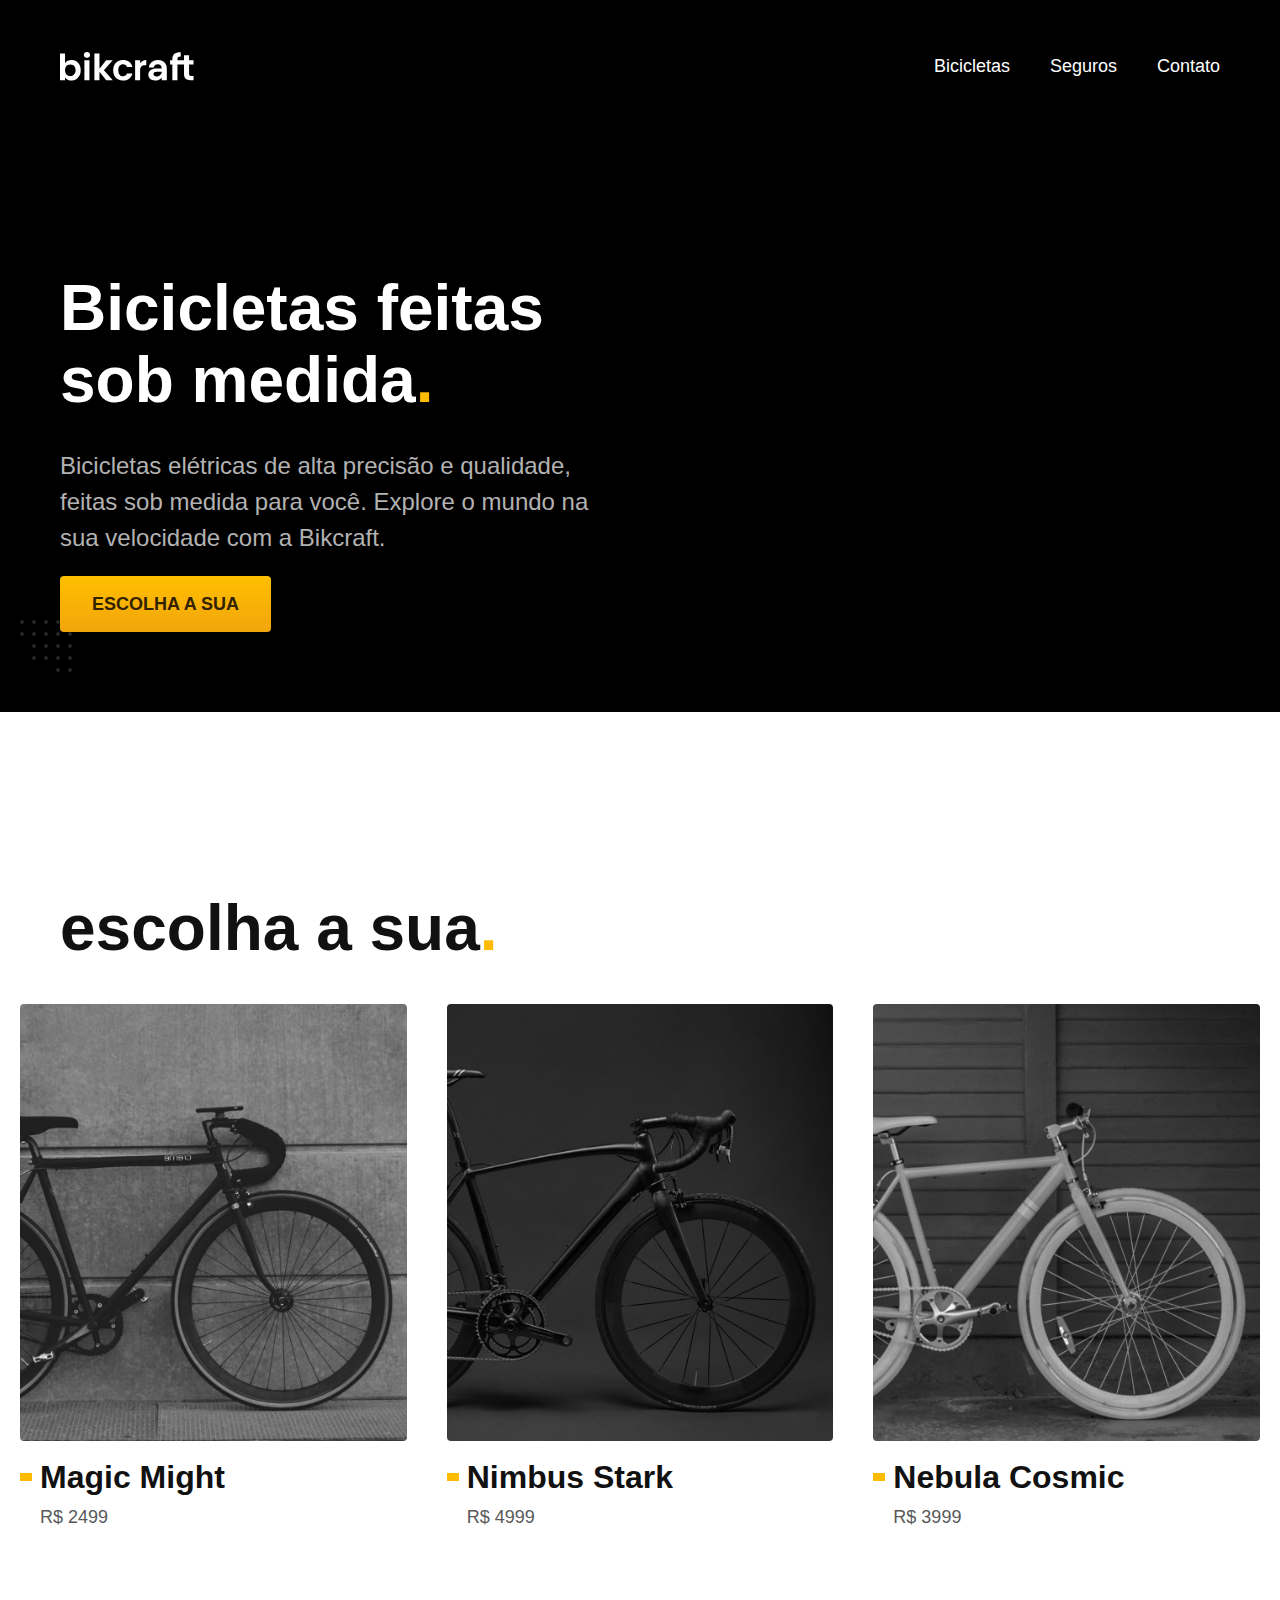
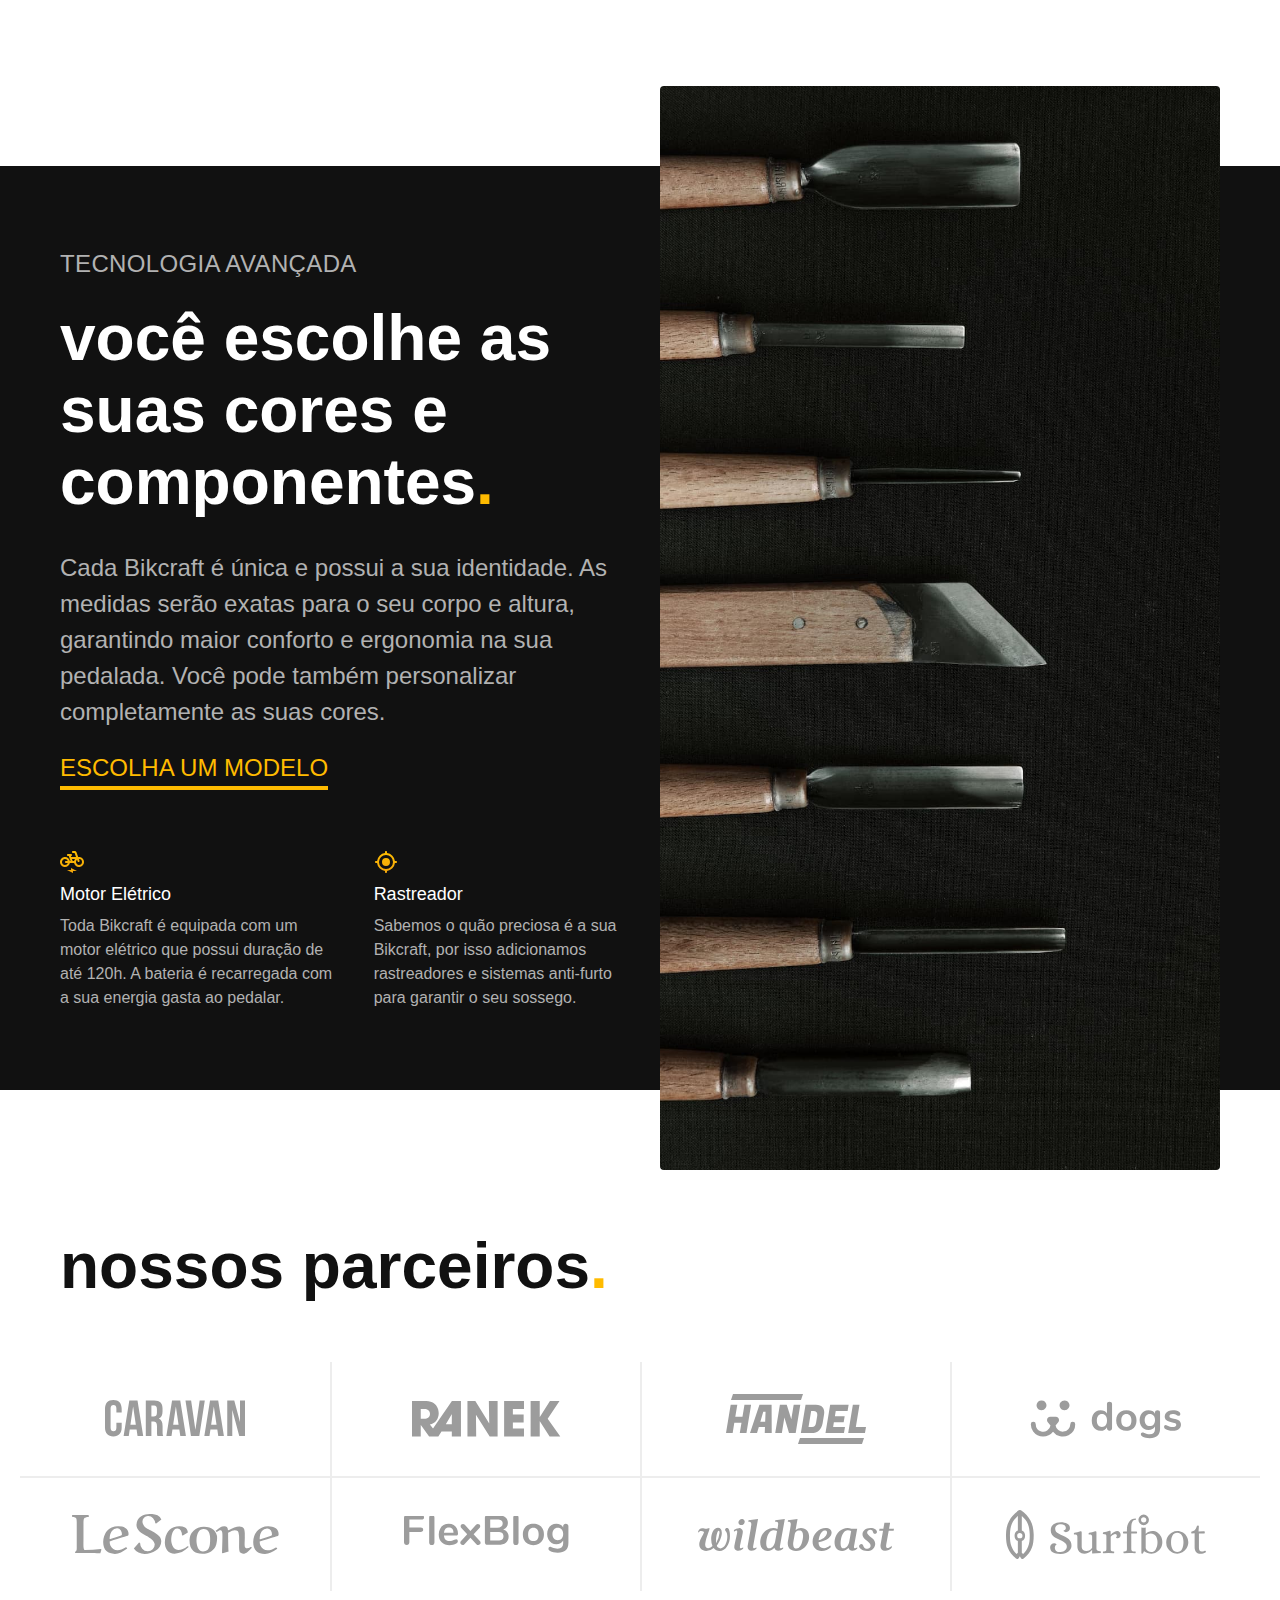
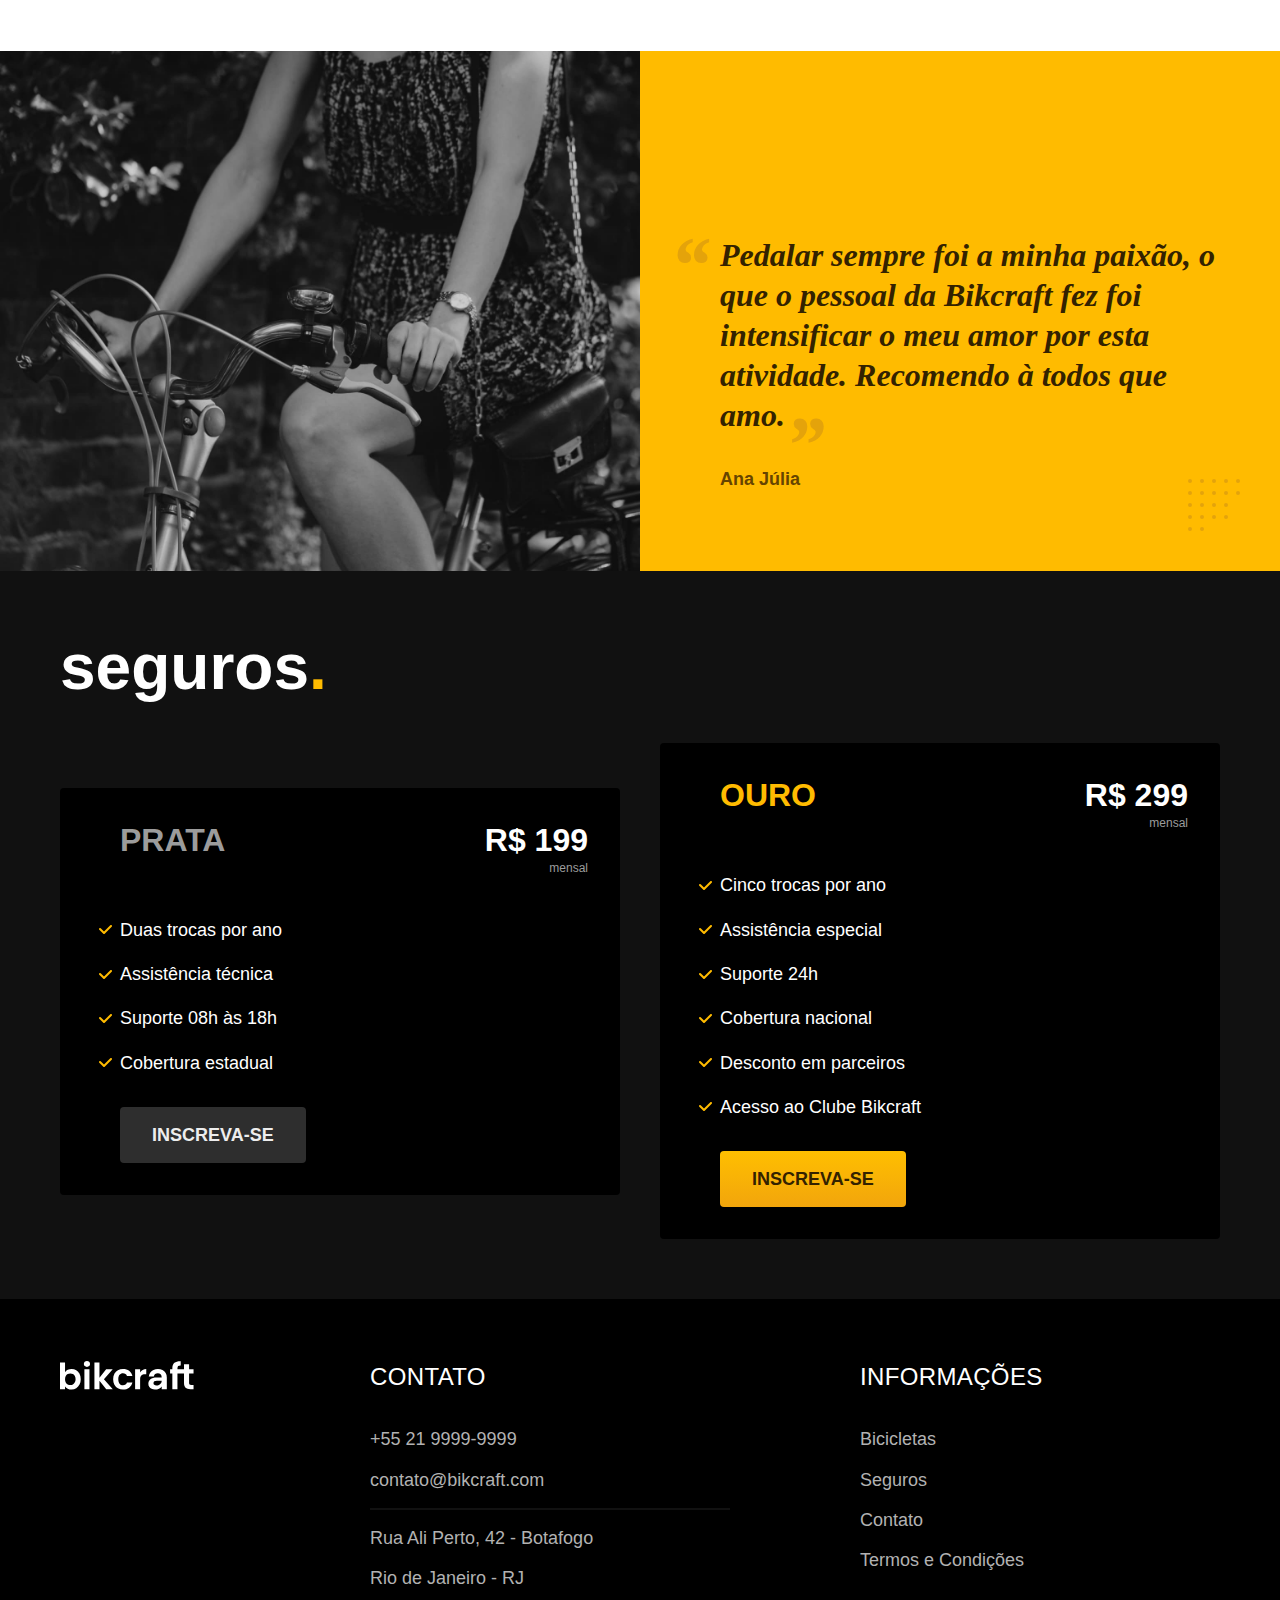
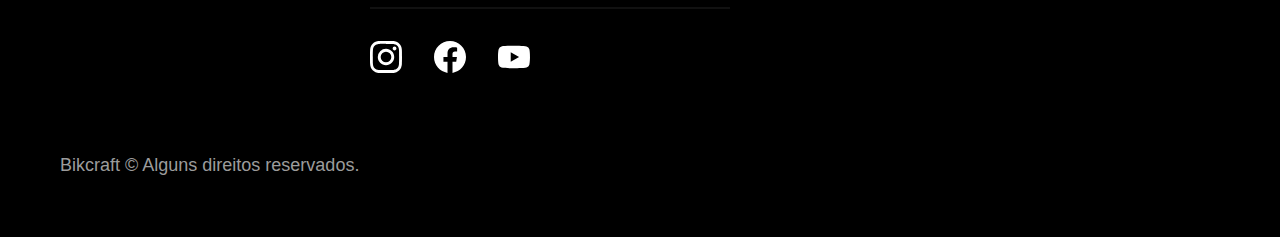
<file: index.html>
<!DOCTYPE html>
<html lang="pt-br">

<head>
  <meta charset="UTF-8">
  <meta name="viewport" content="width=device-width, initial-scale=1.0">

  <title>Bikcraft - Bicicletas Elétricas</title>
  <meta name="description" content="Bicicletas elétricas de alta precisão e qualidade, feitas sob medida para o cliente. Explore o mundo na sua velocidade com a Bikcraft.">

  <link rel="icon" href="./favicon.svg" type="image/svg+xml">
  <link rel="preload" href="./css/style.css" as="style">
  <link rel="stylesheet" href="./css/style.css">

  <script>document.documentElement.classList.add('js');</script>
</head>

<body>
  <header class="header-bg">
    <div class="header container">
      <a href="./">
        <img src="./img/bikcraft.svg" width="136" height="32" alt="Bikcraft">
      </a>

      <nav aria-label="primaria">
        <ul class="header-menu font-1-m cor-0">
          <li><a href="./bicicletas.html">Bicicletas</a></li>
          <li><a href="./seguros.html">Seguros</a></li>
          <li><a href="./contato.html">Contato</a></li>
        </ul>
      </nav>
    </div>
  </header>

  <main class="introducao-bg">
    <div class="introducao container">
      <div class="introducao-conteudo">
        <h1 class="font-1-xxl cor-0 fadeInDown" data-anime="200">Bicicletas feitas sob medida<span class="cor-p1">.</span></h1>
        <p class="font-2-l cor-5 fadeInDown" data-anime="400">Bicicletas elétricas de alta precisão e qualidade, feitas sob medida para você. Explore o mundo na sua velocidade com a Bikcraft.</p>
        <a class="botao fadeInDown" data-anime="600" href="./bicicletas.html">Escolha a sua</a>
      </div>
      <picture data-anime="800" class="fadeInDown">
        <source media="(max-width: 800px)" srcset="./img/bicicletas/nimbus.jpg">
        <img src="./img/fotos/introducao.jpg" width="1280" height="1600" alt="Bicicleta elétrica preta.">
      </picture>
    </div>
  </main>

  <article class="bicicletas-lista">
    <h2 class="container font-1-xxl">escolha a sua<span class="cor-p1">.</span></h2>

    <ul>
      <li>
        <a href="./bicicletas/magic.html">
          <img src="./img/bicicletas/magic-home.jpg" alt="Bicicleta preta" width="920" height="1040">
          <h3 class="font-1-xl">Magic Might</h3>
          <span class="font-2-m cor-8">R$ 2499</span>
        </a>
      </li>
      <li>
        <a href="./bicicletas/nimbus.html">
          <img src="./img/bicicletas/nimbus-home.jpg" alt="Bicicleta preta" width="920" height="1040">
          <h3 class="font-1-xl">Nimbus Stark</h3>
          <span class="font-2-m cor-8">R$ 4999</span>
        </a>
      </li>
      <li>
        <a href="./bicicletas/nebula.html">
          <img src="./img/bicicletas/nebula-home.jpg" alt="Bicicleta preta" width="920" height="1040">
          <h3 class="font-1-xl">Nebula Cosmic</h3>
          <span class="font-2-m cor-8">R$ 3999</span>
        </a>
      </li>
    </ul>
  </article>

  <article class="tecnologia-bg">
    <div class="tecnologia container">
      <div class="tecnologia-conteudo">
        <span class="font-2-l-b cor-5">Tecnologia Avançada</span>
        <h2 class="font-1-xxl cor-0">você escolhe as suas cores e componentes<span class="cor-p1">.</span></h2>
        <p class="font-2-l cor-5">Cada Bikcraft é única e possui a sua identidade. As medidas serão exatas para o seu corpo e altura, garantindo maior conforto e ergonomia na sua pedalada. Você pode também personalizar completamente as suas cores.</p>
        <a class="link" href="./bicicletas.html">Escolha um modelo</a>
        <div class="tecnologia-vantagens">
          <div>
            <img src="./img/icones/eletrica.svg" width="24" height="24" alt="">
            <h3 class="font-1-m cor-0">Motor Elétrico</h3>
            <p class="font-2-s cor-5">Toda Bikcraft é equipada com um motor elétrico que possui duração de até 120h. A bateria é recarregada com a sua energia gasta ao pedalar.</p>
          </div>
          <div>
            <img src="./img/icones/rastreador.svg" width="24" height="24" alt="">
            <h3 class="font-1-m cor-0">Rastreador</h3>
            <p class="font-2-s cor-5">Sabemos o quão preciosa é a sua Bikcraft, por isso adicionamos rastreadores e sistemas anti-furto para garantir o seu sossego.</p>
          </div>
        </div>
      </div>
      <div class="tecnologia-imagem">
        <img src="./img/fotos/tecnologia.jpg" width="1200" height="1920" alt="">
      </div>
    </div>
  </article>

  <section class="parceiros" aria-label="Nossos Parceiros">
    <h2 class="container font-1-xxl">nossos parceiros<span class="cor-p1">.</span></h2>

    <ul>
      <li><img src="./img/parceiros/caravan.svg" alt="Caravan" width="140" height="38"></li>
      <li><img src="./img/parceiros/ranek.svg" alt="Ranek" width="149" height="36"></li>
      <li><img src="./img/parceiros/handel.svg" alt="Handel" width="140" height="50"></li>
      <li><img src="./img/parceiros/dogs.svg" alt="Dogs" width="152" height="39"></li>
      <li><img src="./img/parceiros/lescone.svg" alt="LeScone" width="208" height="41"></li>
      <li><img src="./img/parceiros/flexblog.svg" alt="FlexBlog" width="165" height="38"></li>
      <li><img src="./img/parceiros/wildbeast.svg" alt="Wildbeast" width="196" height="34"></li>
      <li><img src="./img/parceiros/surfbot.svg" alt="Surfbot" width="200" height="49"></li>
    </ul>
  </section>

  <section class="depoimento" aria-label="Depoimento">
    <div>
      <img src="./img/fotos/depoimento.jpg" width="1560" height="1360" alt="Pessoa pedalando uma bicicleta Bikcraft">
    </div>
    <div class="depoimento-conteudo">
      <blockquote class="font-1-xl cor-p5">
        <p>Pedalar sempre foi a minha paixão, o que o pessoal da Bikcraft fez foi intensificar o meu amor por esta atividade. Recomendo à todos que amo.</p>
      </blockquote>
      <span class="font-1-m-b cor-p4">Ana Júlia</span>
    </div>
  </section>

  <article class="seguros-bg">
    <div class="seguros container">
      <h2 class="font-1-xxl cor-0">seguros<span class="cor-p1">.</span></h2>
      <div class="seguros-item">
        <h3 class="font-1-xl cor-6">PRATA</h3>
        <span class="font-1-xl cor-0">R$ 199 <span class="font-1-xs cor-6">mensal</span></span>
        <ul class="font-2-m cor-0">
          <li>Duas trocas por ano</li>
          <li>Assistência técnica</li>
          <li>Suporte 08h às 18h</li>
          <li>Cobertura estadual</li>
        </ul>
        <a class="botao secundario" href="./orcamento.html?tipo=seguro&produto=prata">Inscreva-se</a>
      </div>

      <div class="seguros-item">
        <h3 class="font-1-xl cor-p1">OURO</h3>
        <span class="font-1-xl cor-0">R$ 299 <span class="font-1-xs cor-6">mensal</span></span>
        <ul class="font-2-m cor-0">
          <li>Cinco trocas por ano</li>
          <li>Assistência especial</li>
          <li>Suporte 24h</li>
          <li>Cobertura nacional</li>
          <li>Desconto em parceiros</li>
          <li>Acesso ao Clube Bikcraft</li>
        </ul>
        <a class="botao" href="./orcamento.html?tipo=seguro&produto=ouro">Inscreva-se</a>
      </div>
    </div>
  </article>

  <footer class="footer-bg">
    <div class="footer container">
      <img src="./img/bikcraft.svg" width="136" height="32" alt="Bikcraft">
      <div class="footer-contato">
        <h3 class="font-2-l-b cor-0">Contato</h3>
        <ul class="font-2-m cor-5">
          <li><a href="tel:+552199999999">+55 21 9999-9999</a></li>
          <li><a href="mailto:contato@bikcraft.com">contato@bikcraft.com</a></li>
          <li>Rua Ali Perto, 42 - Botafogo</li>
          <li>Rio de Janeiro - RJ</li>
        </ul>
        <div class="footer-redes">
          <a href="./">
            <img src="./img/redes/instagram.svg" width="32" height="32" alt="Instagram">
          </a>
          <a href="./">
            <img src="./img/redes/facebook.svg" width="32" height="32" alt="Facebook">
          </a>
          <a href="./">
            <img src="./img/redes/youtube.svg" width="32" height="32" alt="Youtube">
          </a>
        </div>
      </div>
      <div class="footer-informacoes">
        <h3 class="font-2-l-b cor-0">Informações</h3>
        <nav>
          <ul class="font-1-m cor-5">
            <li><a href="./bicicletas.html">Bicicletas</a></li>
            <li><a href="./seguros.html">Seguros</a></li>
            <li><a href="./contato.html">Contato</a></li>
            <li><a href="./termos.html">Termos e Condições</a></li>
          </ul>
        </nav>
      </div>
      <p class="footer-copy font-2-m cor-6">Bikcraft © Alguns direitos reservados.</p>
    </div>
  </footer>

  <script src="./js/plugins/simple-anime.js"></script>
  <script src="./js/script.js"></script>
</body>

</html>
</file>
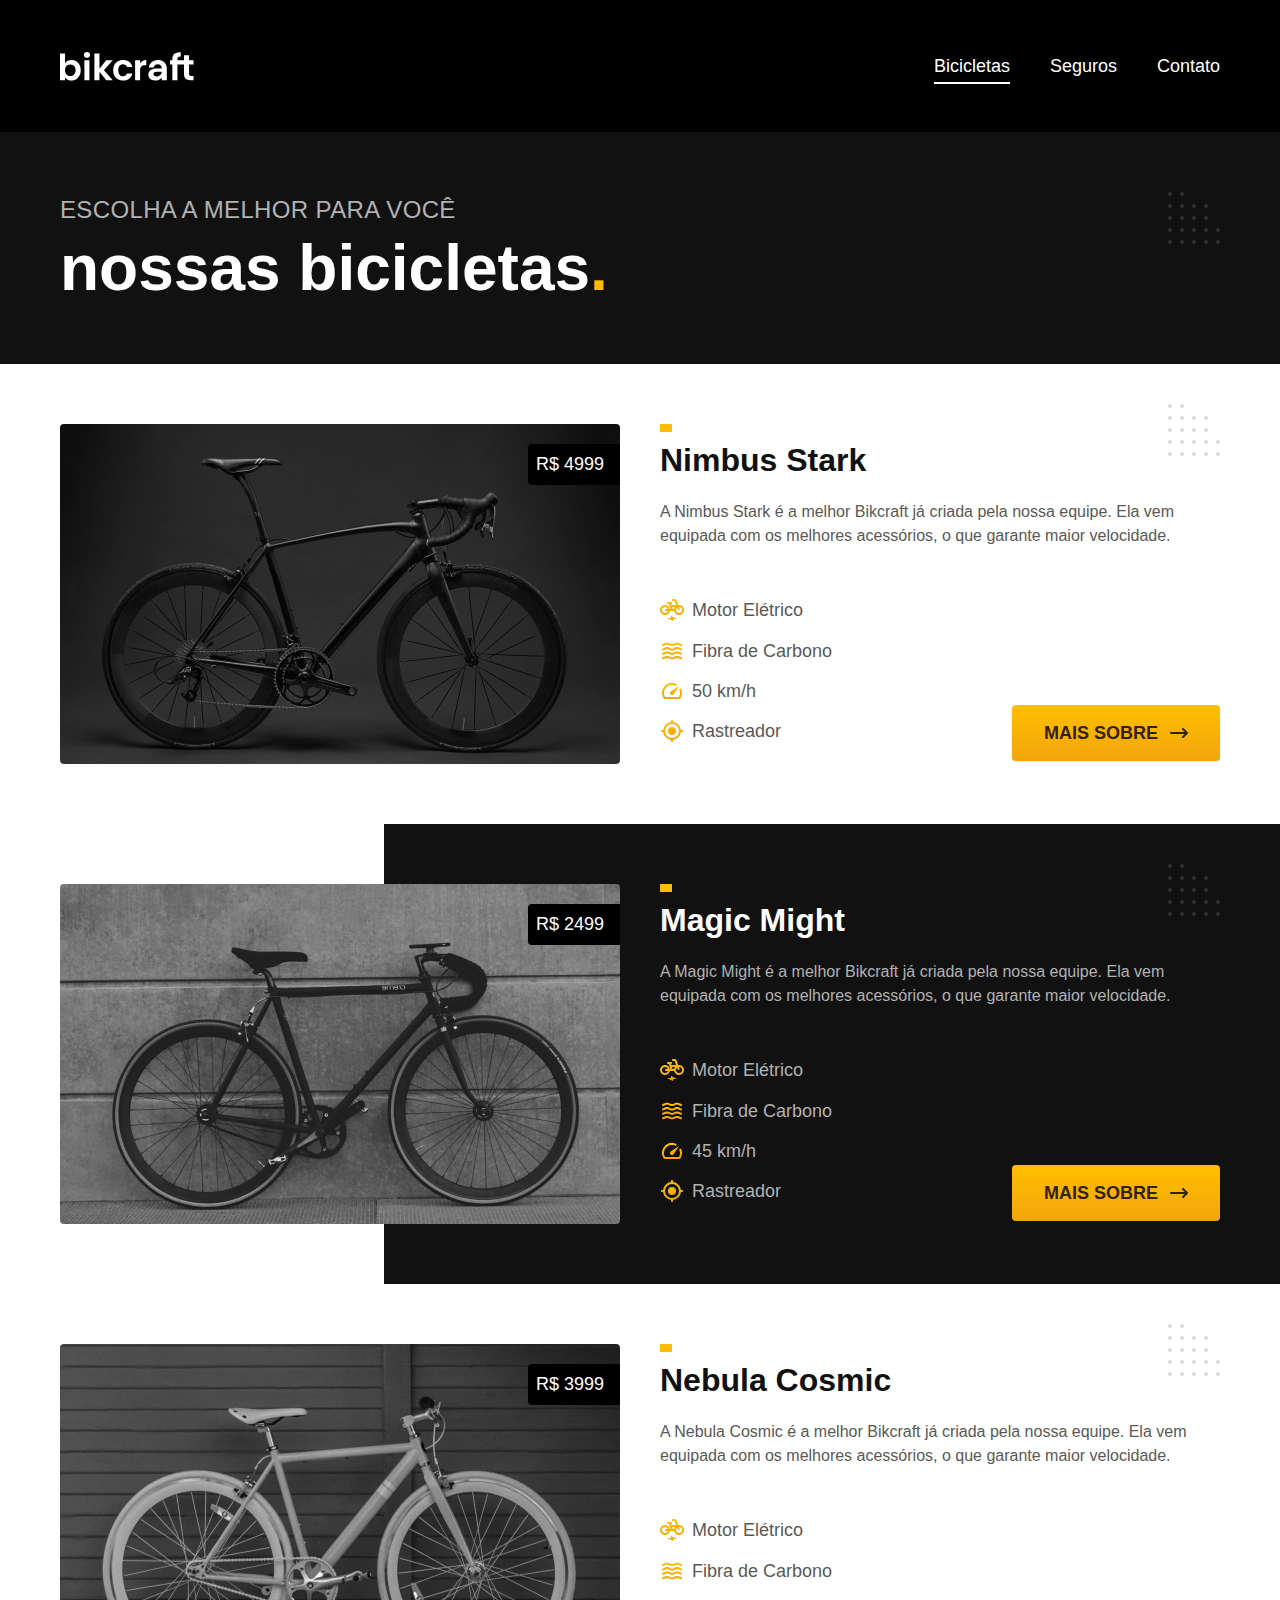
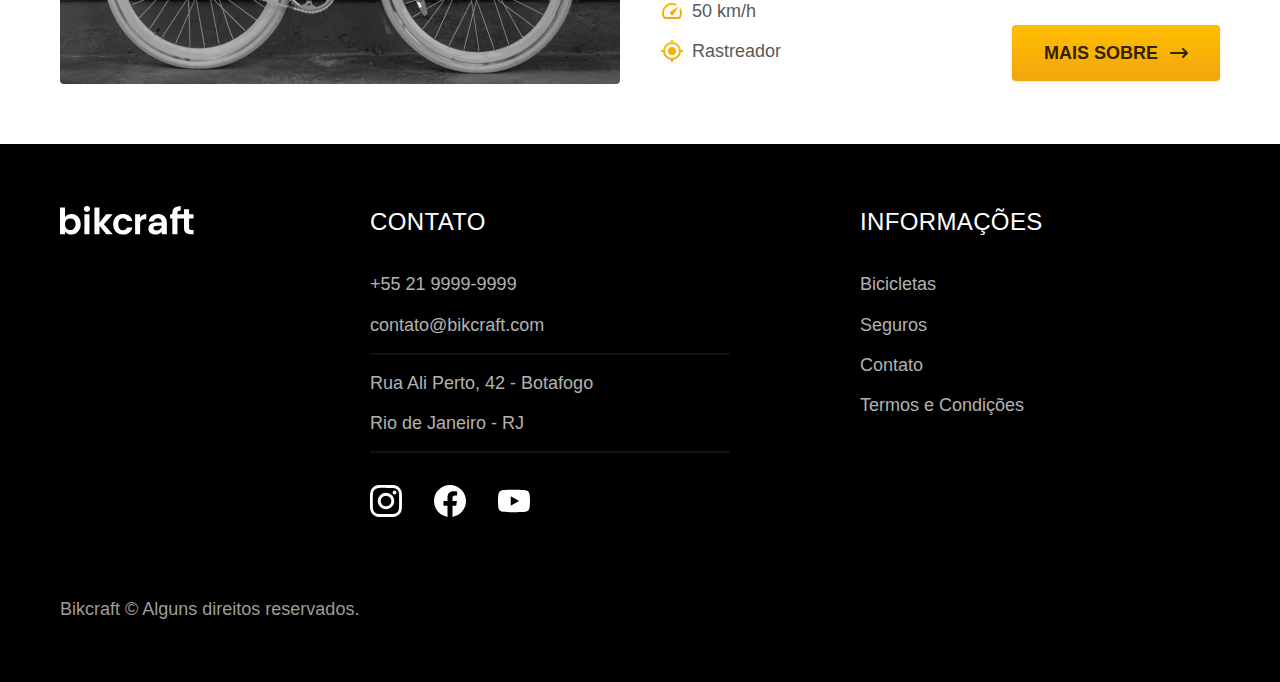
<file: bicicletas.html>
<!DOCTYPE html>
<html lang="pt-br">

<head>
  <meta charset="UTF-8">
  <meta name="viewport" content="width=device-width, initial-scale=1.0">
  <title>Bicicletas | Bikcraft</title>
  <meta name="description" content="Termos e Condições.">
  <link rel="icon" href="./favicon.svg" type="image/svg+xml">
  <link rel="preload" href="./css/style.css" as="style">
  <link rel="stylesheet" href="./css/style.css">

  <script> document.documentElement.classList.add('js');</script>
</head>

<body id="bicicletas">
  <header class="header-bg">
    <div class="header container">
      <a href="./"><img src="./img/bikcraft.svg" alt="Bikcraft"></a>
      <nav aria-label="primaria">
        <ul class="header-menu font-1-m cor-0">
          <li><a href="./bicicletas.html">Bicicletas</a></li>
          <li><a href="./seguros.html">Seguros</a></li>
          <li><a href="./contato.html">Contato</a></li>
        </ul>
      </nav>
    </div>
  </header>

  <main>
    <div class="titulo-bg">
      <div class="titulo container">
        <p class="font-2-l-b cor-5">Escolha a melhor para você</p>
        <h1 class="font-1-xxl cor-0">nossas bicicletas<span class="cor-p1">.</span></h1>
      </div>
    </div>

    <div class="bicicletas container">
      <div class="bicicletas-imagem">
        <img src="./img/bicicletas/nimbus.jpg" alt="Bicicleta Nimbus">
        <span class="font-2-m cor-0">R$ 4999</span>
      </div>
      <div class="bicicletas-conteudo">
        <h2 class="font-1-xl">Nimbus Stark</h2>
        <p class="font-2-s cor-8">A Nimbus Stark é a melhor Bikcraft já criada pela nossa equipe. Ela vem equipada com os melhores acessórios, o que garante maior velocidade.</p>
        <ul class="font-1-m cor-8">
          <li>
            <img src="./img/icones/eletrica.svg" alt="">
            Motor Elétrico
          </li>
          <li>
            <img src="./img/icones/carbono.svg" alt="">
            Fibra de Carbono
          </li>
          <li>
            <img src="./img/icones/velocidade.svg" alt="">
            50 km/h
          </li>
          <li>
            <img src="./img/icones/rastreador.svg" alt="">
            Rastreador
          </li>
        </ul>
        <a class="botao seta" href="./bicicletas/nimbus.html">Mais Sobre</a>
      </div>
    </div>

    <div class="bicicletas-bg">
      <div class="bicicletas container">
        <div class="bicicletas-imagem">
          <img src="./img/bicicletas/magic.jpg" alt="Bicicleta Magic">
          <span class="font-2-m cor-0">R$ 2499</span>
        </div>
        <div class="bicicletas-conteudo">
          <h2 class="font-1-xl cor-0">Magic Might</h2>
          <p class="font-2-s cor-5">A Magic Might é a melhor Bikcraft já criada pela nossa equipe. Ela vem equipada com os melhores acessórios, o que garante maior velocidade.</p>
          <ul class="font-1-m cor-5">
            <li>
              <img src="./img/icones/eletrica.svg" alt="">
              Motor Elétrico
            </li>
            <li>
              <img src="./img/icones/carbono.svg" alt="">
              Fibra de Carbono
            </li>
            <li>
              <img src="./img/icones/velocidade.svg" alt="">
              45 km/h
            </li>
            <li>
              <img src="./img/icones/rastreador.svg" alt="">
              Rastreador
            </li>
          </ul>
          <a class="botao seta" href="./bicicletas/magic.html">Mais Sobre</a>
        </div>
      </div>
    </div>

    <div class="bicicletas container">
      <div class="bicicletas-imagem">
        <img src="./img/bicicletas/nebula.jpg" alt="Bicicleta Nebula">
        <span class="font-2-m cor-0">R$ 3999</span>
      </div>
      <div class="bicicletas-conteudo">
        <h2 class="font-1-xl">Nebula Cosmic</h2>
        <p class="font-2-s cor-8">A Nebula Cosmic é a melhor Bikcraft já criada pela nossa equipe. Ela vem equipada com os melhores acessórios, o que garante maior velocidade.</p>
        <ul class="font-1-m cor-8">
          <li>
            <img src="./img/icones/eletrica.svg" alt="">
            Motor Elétrico
          </li>
          <li>
            <img src="./img/icones/carbono.svg" alt="">
            Fibra de Carbono
          </li>
          <li>
            <img src="./img/icones/velocidade.svg" alt="">
            50 km/h
          </li>
          <li>
            <img src="./img/icones/rastreador.svg" alt="">
            Rastreador
          </li>
        </ul>
        <a class="botao seta" href="./bicicletas/nebula.html">Mais Sobre</a>
      </div>
    </div>
  </main>

  <footer class="footer-bg">
    <div class="footer container">
      <img src="./img/bikcraft.svg" alt="Bikcraft">
      <div class="footer-contato">
        <h3 class="font-2-l-b cor-0">Contato</h3>
        <ul class="font-2-m cor-5">
          <li><a href="tel:+552199999999">+55 21 9999-9999</a></li>
          <li><a href="mailto:contato@bikcraft.com">contato@bikcraft.com</a></li>
          <li>Rua Ali Perto, 42 - Botafogo</li>
          <li>Rio de Janeiro - RJ</li>
        </ul>
        <div class="footer-redes">
          <a href="./">
            <img src="./img/redes/instagram.svg" alt="Instagram">
          </a>
          <a href="./">
            <img src="./img/redes/facebook.svg" alt="Facebook">
          </a>
          <a href="./">
            <img src="./img/redes/youtube.svg" alt="Youtube">
          </a>

        </div>
      </div>
      <div class="footer-informacoes">
        <h3 class="font-2-l-b cor-0">Informações</h3>
        <nav>
          <ul class="font-1-m cor-5">
            <li><a href="./bicicletas.html">Bicicletas</a></li>
            <li><a href="./seguros.html">Seguros</a></li>
            <li><a href="./contato.html">Contato</a></li>
            <li><a href="./termos.html">Termos e Condições</a></li>
          </ul>
        </nav>
      </div>
      <p class="footer-copy font-2-m cor-6">Bikcraft © Alguns direitos reservados.</p>
    </div>
  </footer>

  <script src="./js/script.js"></script>
</body>

</html>
</file>
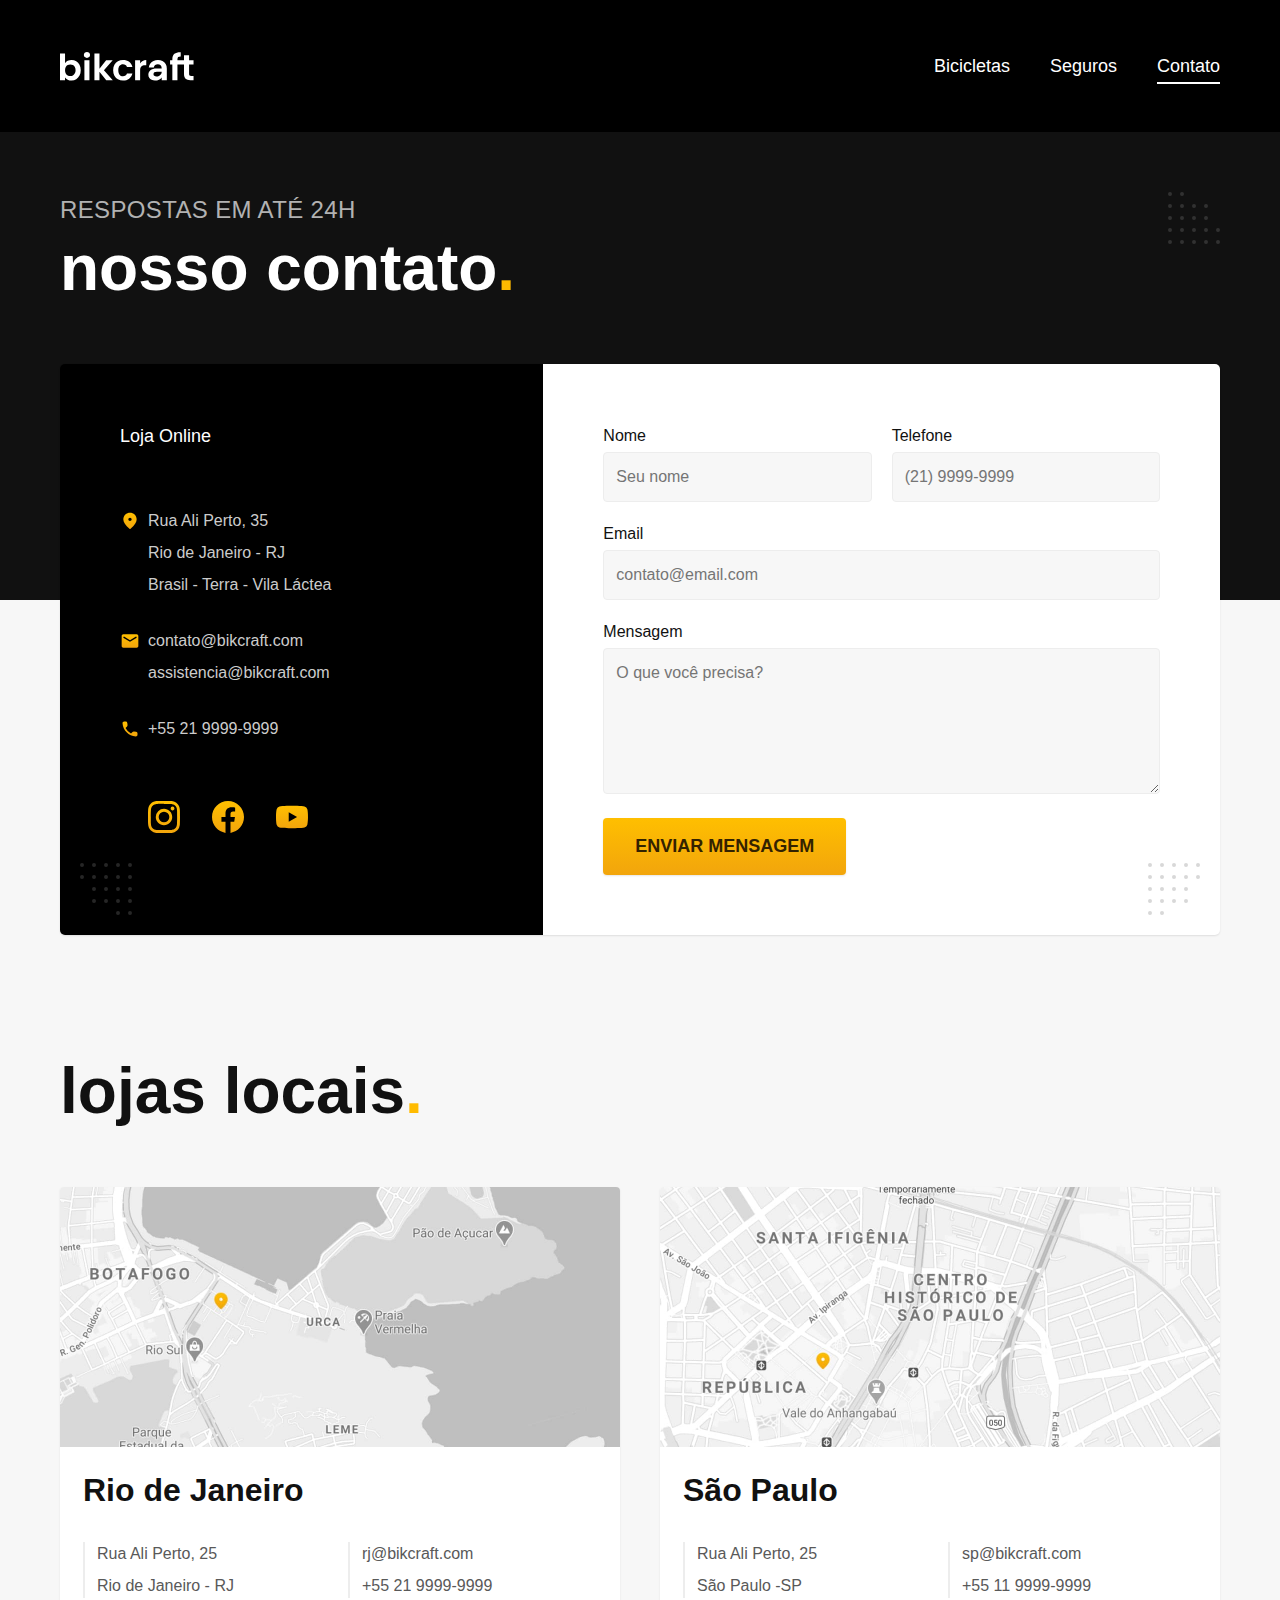
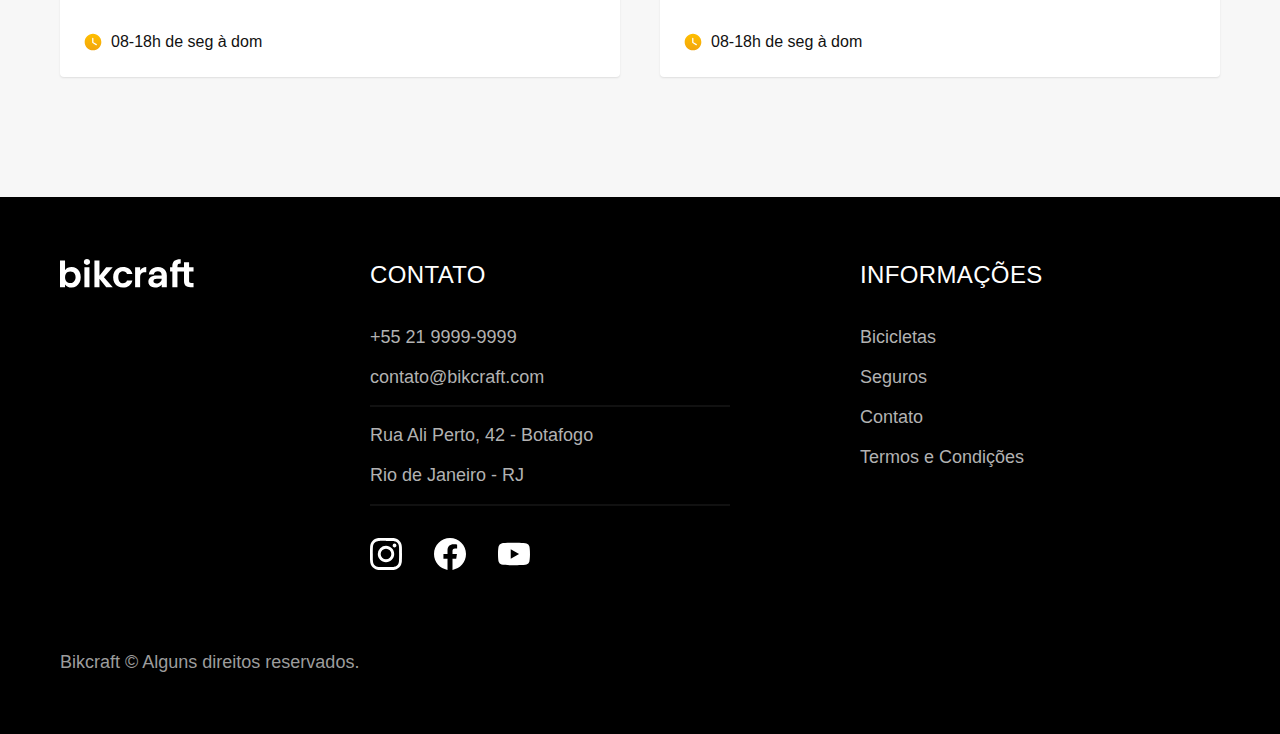
<file: contato.html>
<!DOCTYPE html>
<html lang="pt-br">

<head>
  <meta charset="UTF-8">
  <meta name="viewport" content="width=device-width, initial-scale=1.0">
  <title>Contato | Bikcraft</title>
  <meta name="description" content="Contato.">
  <link rel="icon" href="./favicon.svg" type="image/svg+xml">
  <link rel="preload" href="./css/style.css" as="style">
  <link rel="stylesheet" href="./css/style.css">

  <script> document.documentElement.classList.add('js');</script>
</head>

<body id="contato">
  <header class="header-bg">
    <div class="header container">
      <a href="./"><img src="./img/bikcraft.svg" alt="Bikcraft"></a>
      <nav aria-label="primaria">
        <ul class="header-menu font-1-m cor-0">
          <li><a href="./bicicletas.html">Bicicletas</a></li>
          <li><a href="./seguros.html">Seguros</a></li>
          <li><a href="./contato.html">Contato</a></li>
        </ul>
      </nav>
    </div>
  </header>

  <main>
    <div class="titulo-bg">
      <div class="titulo container">
        <p class="font-2-l-b cor-5">Respostas em até 24h</p>
        <h1 class="font-1-xxl cor-0">nosso contato<span class="cor-p1">.</span></h1>
      </div>
    </div>

    <div class="contato container">
      <section class="contato-dados" aria-label="Endereço">
        <h2 class="font-1-m cor-0">Loja Online</h2>
        <div class="contato-endereco font-2-s cor-4">
          <p>Rua Ali Perto, 35 </p>
          <p>Rio de Janeiro - RJ</p>
          <p>Brasil - Terra - Vila Láctea</p>
        </div>
        <address class="contato-meios font-2-s cor-4">
          <a href="mailto:contato@bikcraft.com">contato@bikcraft.com</a>
          <a href="mailto:assistencia@bikcraft.com">assistencia@bikcraft.com</a>
          <a href="tel:+552199999999">+55 21 9999-9999</a>
        </address>
        <div class="contato-redes">
          <a href="./">
            <img src="./img/redes/instagram-p.svg" alt="Instagram">
          </a>
          <a href="./">
            <img src="./img/redes/facebook-p.svg" alt="Facebook">
          </a>
          <a href="./">
            <img src="./img/redes/youtube-p.svg" alt="Youtube">
          </a>
        </div>
      </section>
      <section class="contato-formulario" aria-label="Formulário">
        <form class="form" action="./contato.html">
          <div>
            <label for="nome">Nome</label>
            <input type="text" id="nome" name="nome" placeholder="Seu nome">
          </div>
          <div>
            <label for="telefone">Telefone</label>
            <input type="text" id="telefone" name="telefone" placeholder="(21) 9999-9999">
          </div>
          <div class="col-2">
            <label for="email">Email</label>
            <input type="email" id="email" name="email" placeholder="contato@email.com">
          </div>
          <div class="col-2">
            <label for="mensagem">Mensagem</label>
            <textarea rows="5" id="mensagem" name="mensagem" placeholder="O que você precisa?"></textarea>
          </div>
          <button class="botao col-2">Enviar Mensagem</button>
        </form>
      </section>
    </div>
  </main>

  <article class="lojas container">
    <h2 class="font-1-xxl">lojas locais<span class="cor-p1">.</span></h2>
    <div class="lojas-item">
      <img src="./img/lojas/rj.jpg" alt="mapa marcando o endereço em Rua Ali Perto, 25 - Rio de Janeiro - RJ">
      <div class="lojas-conteudo">
        <h3 class="font-1-xl">Rio de Janeiro</h3>
        <div class="lojas-dados font-2-s cor-8">
          <p>Rua Ali Perto, 25</p>
          <p>Rio de Janeiro - RJ</p>
        </div>
        <div class="lojas-dados font-2-s cor-8">
          <a href="mailto:rj@bikcraft.com">rj@bikcraft.com</a>
          <a href="tel:+552199999999">+55 21 9999-9999</a>
        </div>
        <p class="lojas-tempo font-1-s"> <img src="./img/icones/horario.svg" alt="">08-18h de seg à dom</p>
      </div>
    </div>
    <div class="lojas-item">
      <img src="./img/lojas/sp.jpg" alt="mapa marcando o endereço em Rua Ali Perto, 25 -São Paulo - SP">
      <div class="lojas-conteudo">
        <h3 class="font-1-xl cor-11">São Paulo</h3>
        <div class="lojas-dados font-2-s cor-8">
          <p>Rua Ali Perto, 25</p>
          <p>São Paulo -SP</p>
        </div>
        <div class="lojas-dados font-2-s cor-8">
          <a href="mailto:sp@bikcraft.com">sp@bikcraft.com</a>
          <a href="tel:+551199999999">+55 11 9999-9999</a>
        </div>
        <p class="lojas-tempo font-1-s"> <img src="./img/icones/horario.svg" alt="">08-18h de seg à dom</p>
      </div>
    </div>
  </article>

  <footer class="footer-bg">
    <div class="footer container">
      <img src="./img/bikcraft.svg" alt="Bikcraft">
      <div class="footer-contato">
        <h3 class="font-2-l-b cor-0">Contato</h3>
        <ul class="font-2-m cor-5">
          <li><a href="tel:+552199999999">+55 21 9999-9999</a></li>
          <li><a href="mailto:contato@bikcraft.com">contato@bikcraft.com</a></li>
          <li>Rua Ali Perto, 42 - Botafogo</li>
          <li>Rio de Janeiro - RJ</li>
        </ul>
        <div class="footer-redes">
          <a href="./">
            <img src="./img/redes/instagram.svg" alt="Instagram">
          </a>
          <a href="./">
            <img src="./img/redes/facebook.svg" alt="Facebook">
          </a>
          <a href="./">
            <img src="./img/redes/youtube.svg" alt="Youtube">
          </a>

        </div>
      </div>
      <div class="footer-informacoes">
        <h3 class="font-2-l-b cor-0">Informações</h3>
        <nav>
          <ul class="font-1-m cor-5">
            <li><a href="./bicicletas.html">Bicicletas</a></li>
            <li><a href="./seguros.html">Seguros</a></li>
            <li><a href="./contato.html">Contato</a></li>
            <li><a href="./termos.html">Termos e Condições</a></li>
          </ul>
        </nav>
      </div>
      <p class="footer-copy font-2-m cor-6">Bikcraft © Alguns direitos reservados.</p>
    </div>
  </footer>

  <script src="./js/script.js"></script>
</body>

</html>
</file>
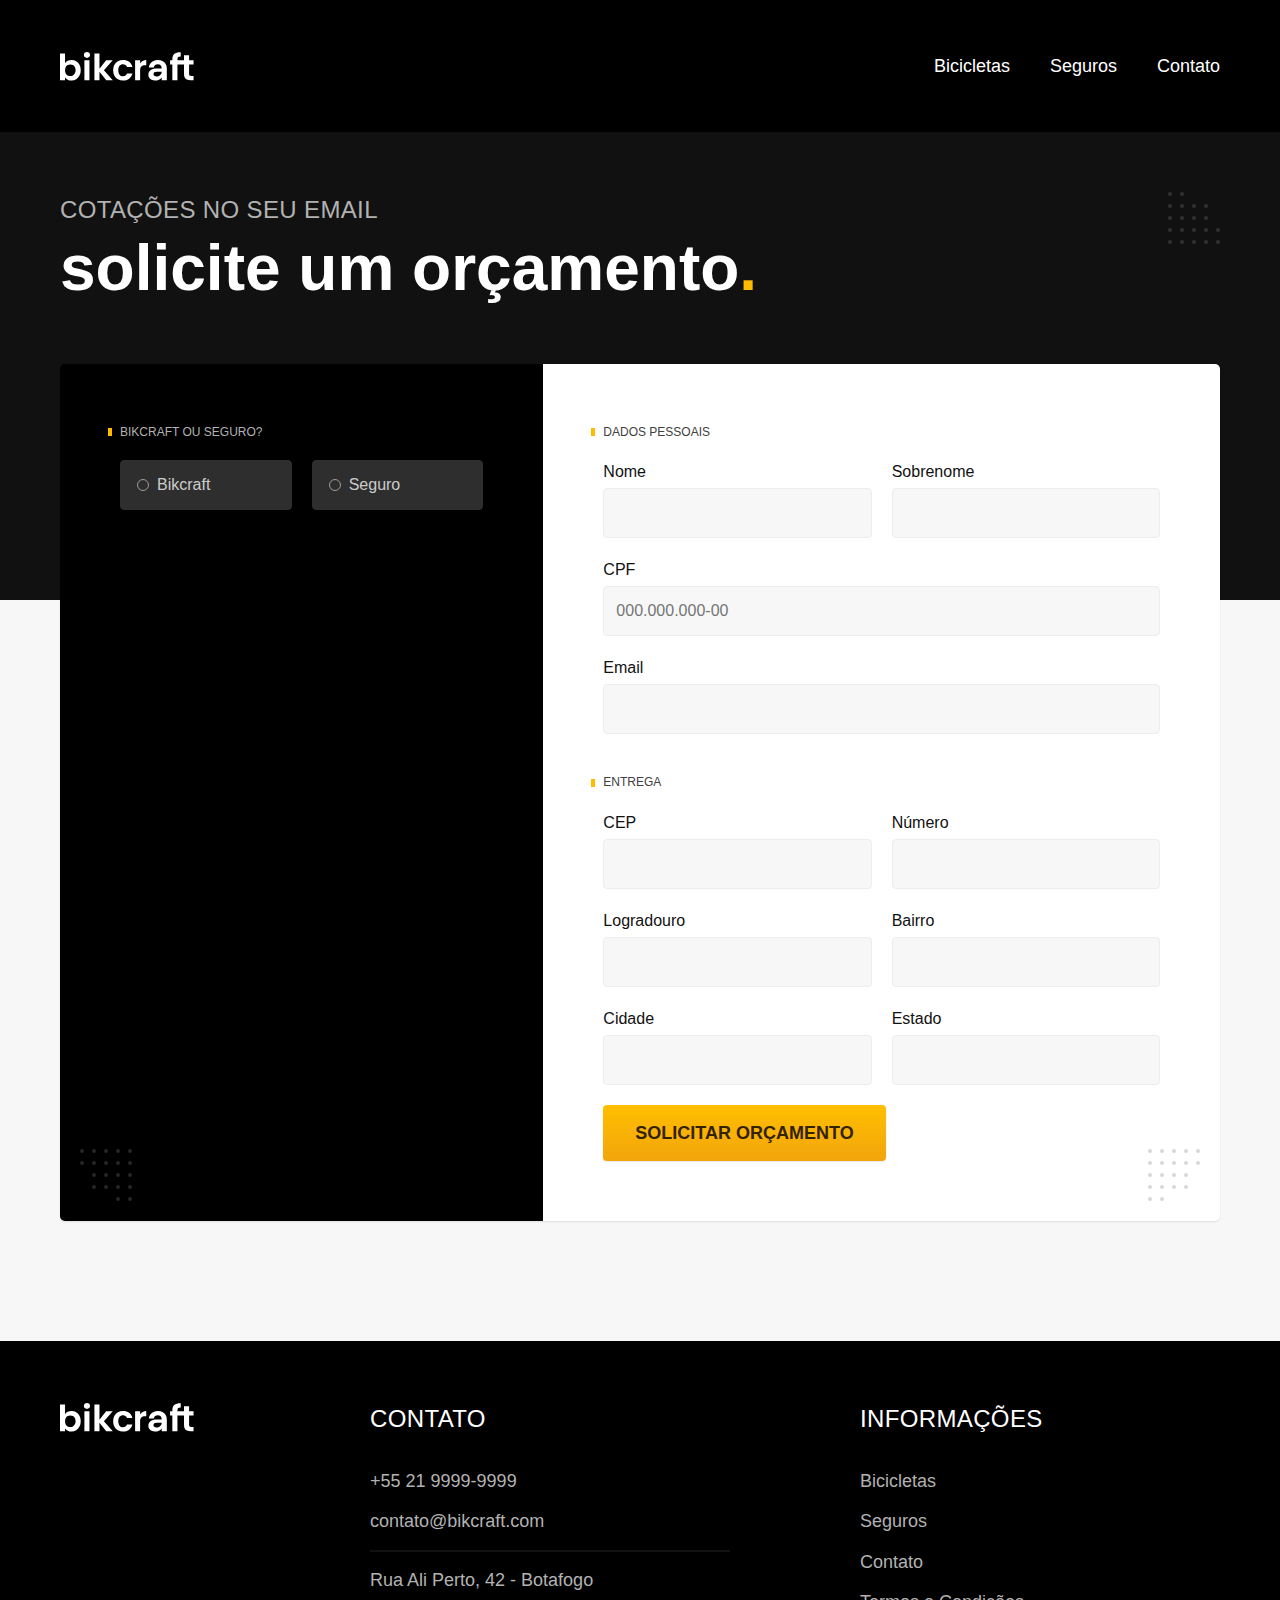
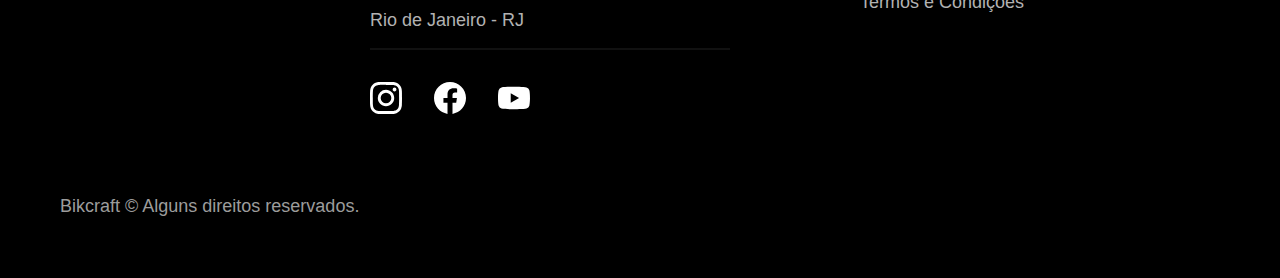
<file: orcamento.html>
<!DOCTYPE html>
<html lang="pt-br">

<head>
  <meta charset="UTF-8">
  <meta name="viewport" content="width=device-width, initial-scale=1.0">

  <title>Orçamento | Bikcraft</title>
  <meta name="description" content="Orçamento.">
  <link rel="icon" href="./favicon.svg" type="image/svg+xml">
  <link rel="preload" href="./css/style.css" as="style">
  <link rel="stylesheet" href="./css/style.css">
    
  <script> document.documentElement.classList.add('js');</script>
</head>

<body id="orcamento">
  <header class="header-bg">
    <div class="header container">
      <a href="./">
        <img src="./img/bikcraft.svg" alt="Bikcraft">
      </a>

      <nav aria-label="primaria">
        <ul class="header-menu font-1-m cor-0">
          <li><a href="./bicicletas.html">Bicicletas</a></li>
          <li><a href="./seguros.html">Seguros</a></li>
          <li><a href="./contato.html">Contato</a></li>
        </ul>
      </nav>
    </div>
  </header>

  <main>
    <div class="titulo-bg">
      <div class="titulo container">
        <p class="font-2-l-b cor-5">Cotações no seu email</p>
        <h1 class="font-1-xxl cor-0">solicite um orçamento<span class="cor-p1">.</span></h1>
      </div>
    </div>

    <form class="orcamento container" action="./orcamento.html">
      <div class="orcamento-produto">
        <h2 class="font-1-xs cor-5">Bikcraft ou Seguro?</h2>

        <input type="radio" name="tipo" value="bikcraft" id="bikcraft">
        <label for="bikcraft">Bikcraft</label>

        <input type="radio" name="tipo" value="seguro" id="seguro">
        <label for="seguro">Seguro</label>

        <div class="orcamento-conteudo" id="orcamento-bikcraft">
          <h2 class="font-1-xs cor-5">Escolha a sua</h2>

          <input type="radio" name="produto" value="nimbus" id="nimbus">
          <label for="nimbus">Nimbus Stark <span>R$ 4999</span></label>
          <div class="orcamento-detalhes">
            <ul class="font-1-xs cor-8">
              <li><img src="./img/icones/eletrica.svg" alt=""> Motor Elétrico</li>
              <li><img src="./img/icones/carbono.svg" alt=""> Fibra de Carbono</li>
              <li><img src="./img/icones/velocidade.svg" alt=""> 50 km/h</li>
              <li><img src="./img/icones/rastreador.svg" alt=""> Rastreador</li>
            </ul>
            <img src="./img/bicicletas/nimbus.jpg" alt="Bicicleta preta">
          </div>

          <input type="radio" name="produto" value="magic" id="magic">
          <label for="magic">Magic Might <span>R$ 2499</span></label>
          <div class="orcamento-detalhes">
            <ul class="font-1-xs cor-8">
              <li><img src="./img/icones/eletrica.svg" alt=""> Motor Elétrico</li>
              <li><img src="./img/icones/carbono.svg" alt=""> Fibra de Carbono</li>
              <li><img src="./img/icones/velocidade.svg" alt=""> 45 km/h</li>
              <li><img src="./img/icones/rastreador.svg" alt=""> Rastreador</li>
            </ul>
            <img src="./img/bicicletas/magic.jpg" alt="Bicicleta preta">
          </div>

          <input type="radio" name="produto" value="nebula" id="nebula">
          <label for="nebula">Nebula Cosmic <span>R$ 3999</span></label>
          <div class="orcamento-detalhes">
            <ul class="font-1-xs cor-8">
              <li><img src="./img/icones/eletrica.svg" alt=""> Motor Elétrico</li>
              <li><img src="./img/icones/carbono.svg" alt=""> Fibra de Carbono</li>
              <li><img src="./img/icones/velocidade.svg" alt=""> 40 km/h</li>
              <li><img src="./img/icones/rastreador.svg" alt=""> Rastreador</li>
            </ul>
            <img src="./img/bicicletas/nebula.jpg" alt="Bicicleta branca">
          </div>
        </div>

        <div class="orcamento-conteudo" id="orcamento-seguro">
          <h2 class="font-1-xs cor-5">Escolha o plano</h2>

          <input type="radio" name="produto" value="prata" id="prata">
          <label for="prata">Prata <span>R$ 199</span></label>

          <input type="radio" name="produto" value="ouro" id="ouro">
          <label for="ouro">Ouro <span>R$ 299</span></label>
        </div>
      </div>
      <div class="orcamento-dados form">
        <h2 class="font-1-xs cor-9 col-2">dados pessoais</h2>
        <div>
          <label for="nome">Nome</label>
          <input type="text" id="nome" name="nome">
        </div>
        <div>
          <label for="sobrenome">Sobrenome</label>
          <input type="text" id="sobrenome" name="sobrenome">
        </div>
        <div class="col-2">
          <label for="cpf">CPF</label>
          <input type="text" id="cpf" name="cpf" placeholder="000.000.000-00">
        </div>
        <div class="col-2">
          <label for="email">Email</label>
          <input type="email" id="email" name="email">
        </div>
        <h2 class="font-1-xs cor-9 col-2">entrega</h2>
        <div>
          <label for="cep">CEP</label>
          <input type="text" id="cep" name="cep">
        </div>
        <div>
          <label for="numero">Número</label>
          <input type="text" id="numero" name="numero">
        </div>
        <div>
          <label for="logradouro">Logradouro</label>
          <input type="text" id="logradouro" name="logradouro">
        </div>
        <div>
          <label for="bairro">Bairro</label>
          <input type="text" id="bairro" name="bairro">
        </div>
        <div>
          <label for="cidade">Cidade</label>
          <input type="text" id="cidade" name="cidade">
        </div>
        <div>
          <label for="estado">Estado</label>
          <input type="text" id="estado" name="estado">
        </div>
        <button class="botao col-2">Solicitar Orçamento</button>
      </div>
    </form>
  </main>

  <footer class="footer-bg">
    <div class="footer container">
      <img src="./img/bikcraft.svg" alt="Bikcraft">
      <div class="footer-contato">
        <h3 class="font-2-l-b cor-0">Contato</h3>
        <ul class="font-2-m cor-5">
          <li><a href="tel:+552199999999">+55 21 9999-9999</a></li>
          <li><a href="mailto:contato@bikcraft.com">contato@bikcraft.com</a></li>
          <li>Rua Ali Perto, 42 - Botafogo</li>
          <li>Rio de Janeiro - RJ</li>
        </ul>
        <div class="footer-redes">
          <a href="./">
            <img src="./img/redes/instagram.svg" alt="Instagram">
          </a>
          <a href="./">
            <img src="./img/redes/facebook.svg" alt="Facebook">
          </a>
          <a href="./">
            <img src="./img/redes/youtube.svg" alt="Youtube">
          </a>
        </div>
      </div>
      <div class="footer-informacoes">
        <h3 class="font-2-l-b cor-0">Informações</h3>
        <nav>
          <ul class="font-1-m cor-5">
            <li><a href="./bicicletas.html">Bicicletas</a></li>
            <li><a href="./seguros.html">Seguros</a></li>
            <li><a href="./contato.html">Contato</a></li>
            <li><a href="./termos.html">Termos e Condições</a></li>
          </ul>
        </nav>
      </div>
      <p class="footer-copy font-2-m cor-6">Bikcraft © Alguns direitos reservados.</p>
    </div>
  </footer>
  <script src="./js/script.js"></script>
</body>

</html>
</file>
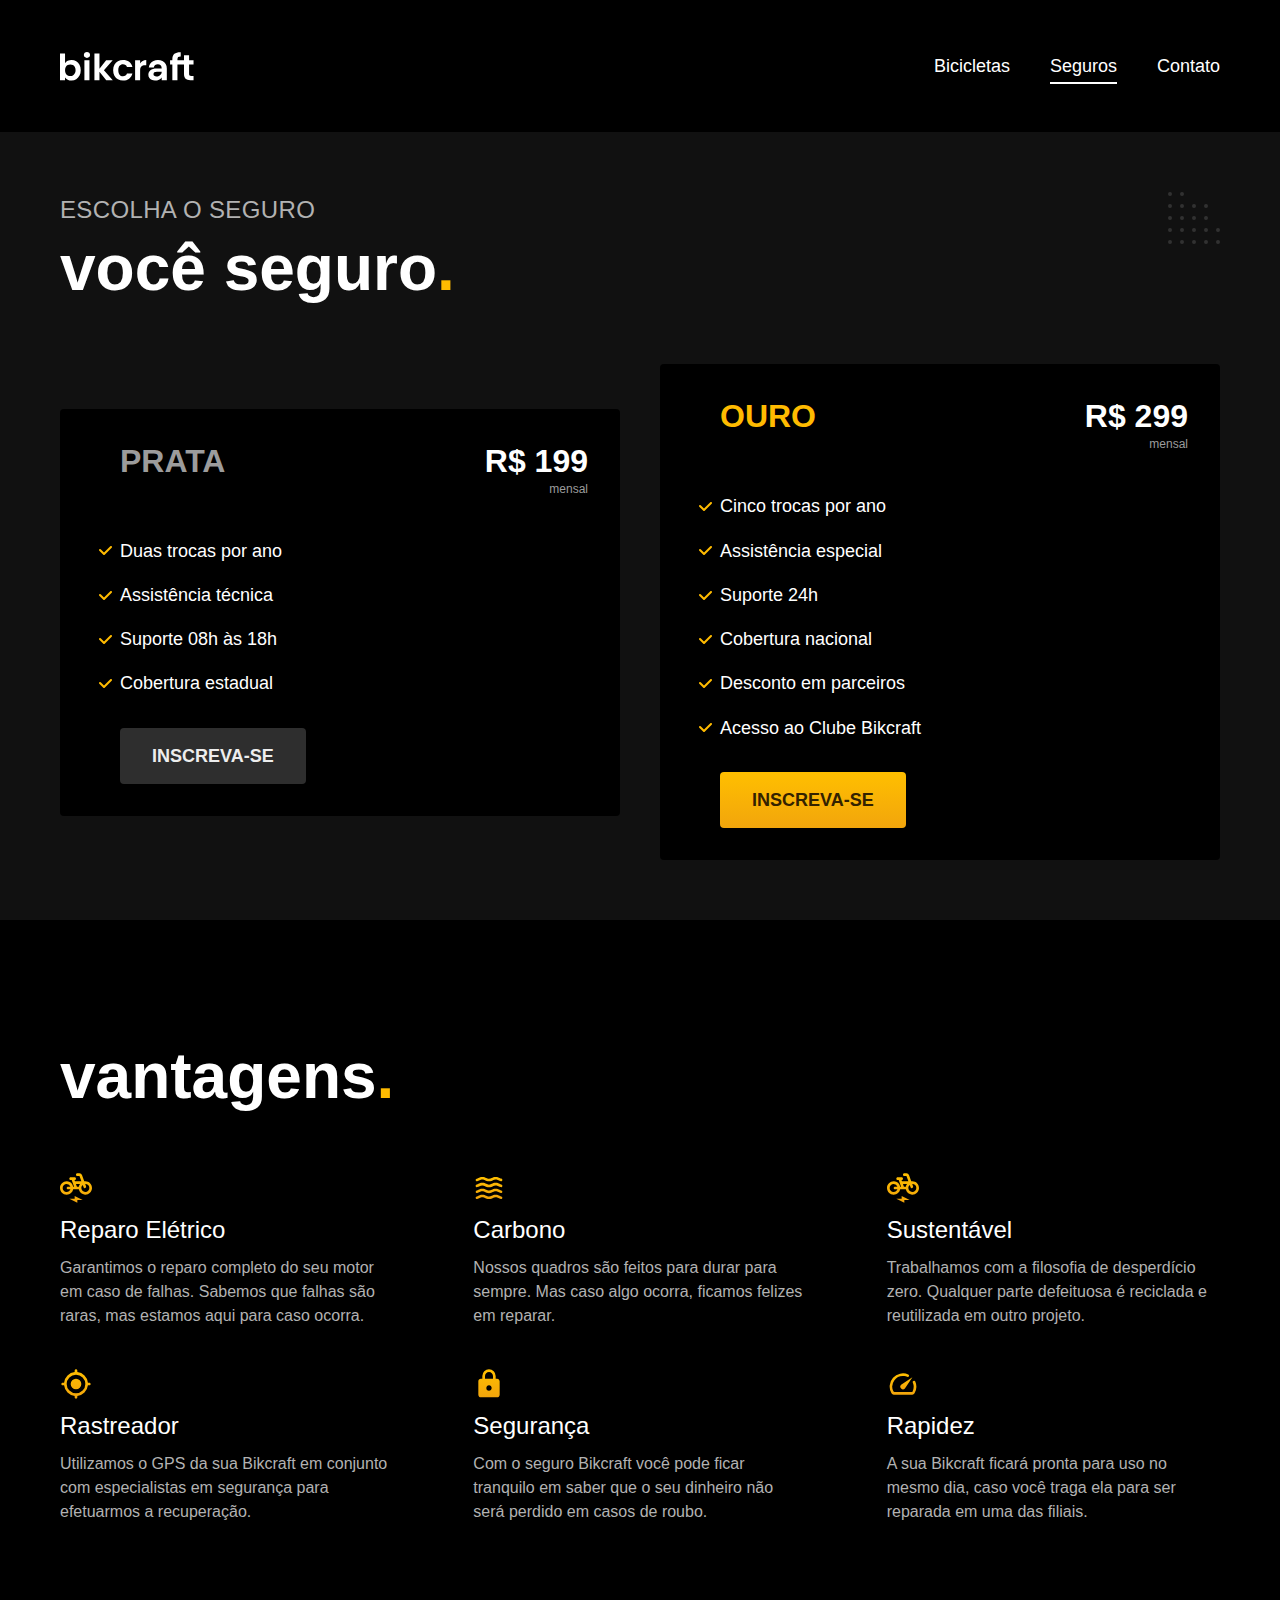
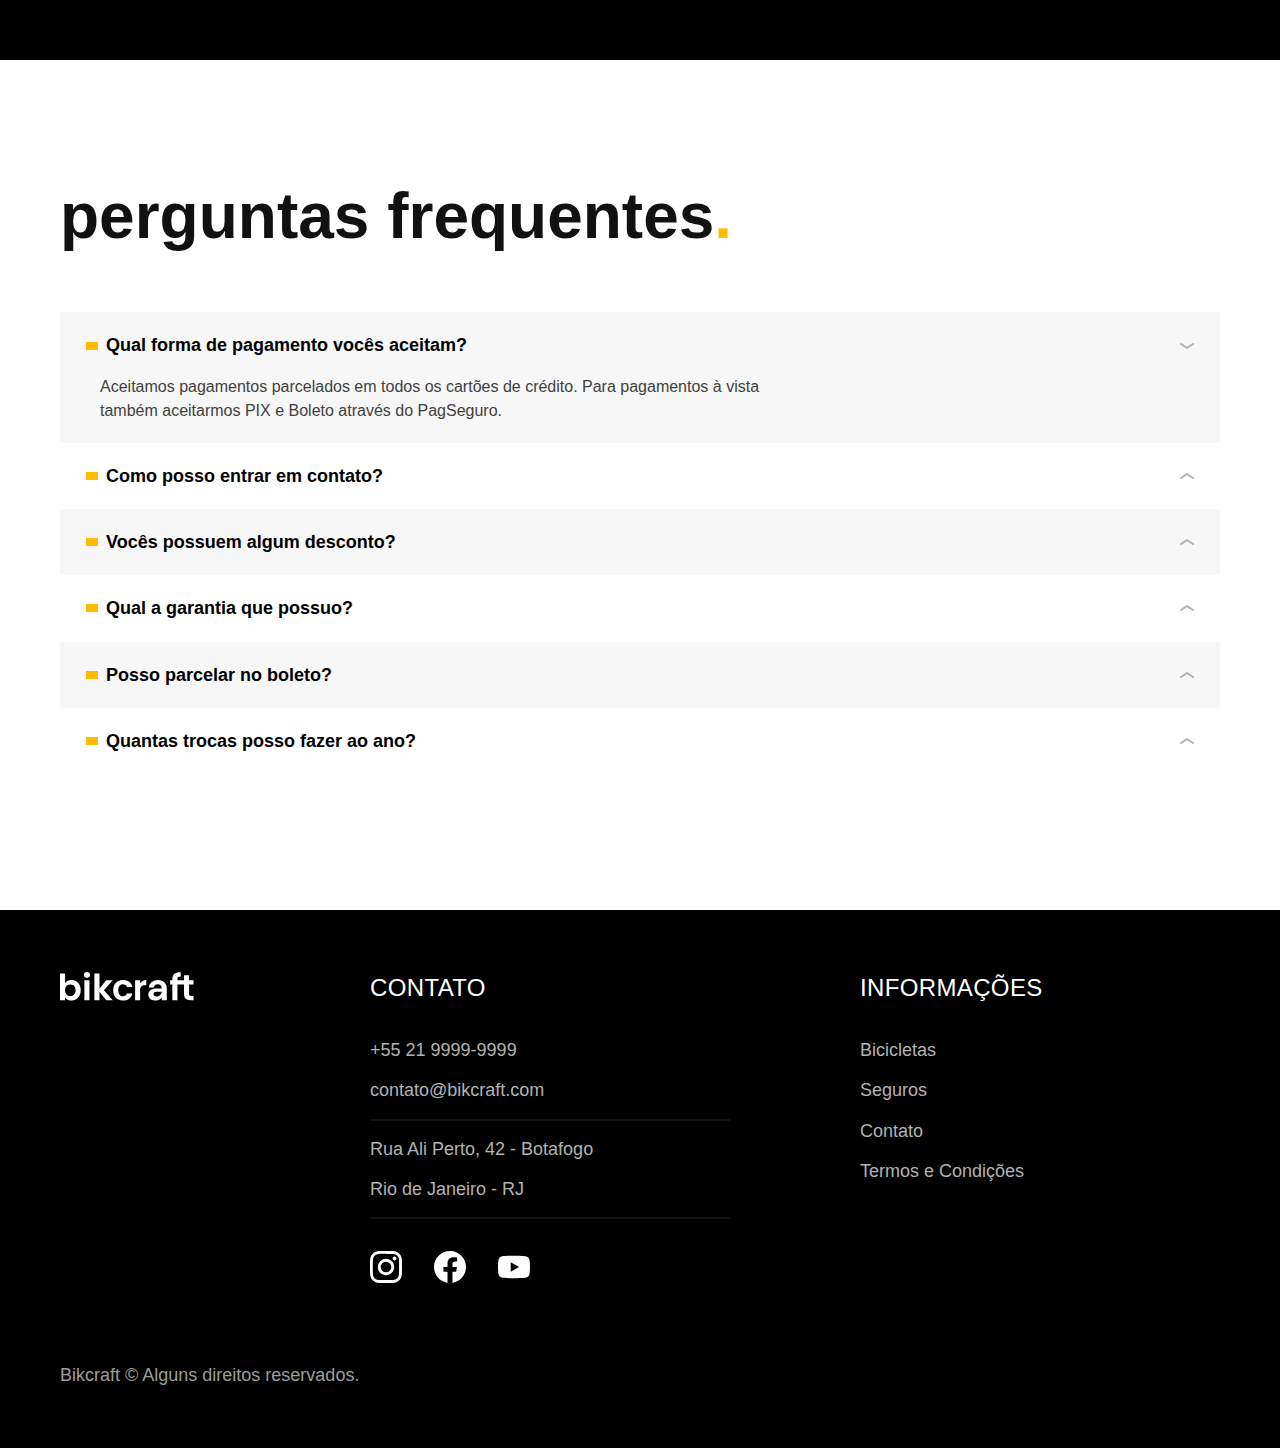
<file: seguros.html>
<!DOCTYPE html>
<html lang="pt-br">

<head>
  <meta charset="UTF-8">
  <meta name="viewport" content="width=device-width, initial-scale=1.0">
  <title>Seguros | Bikcraft</title>
  <meta name="description" content="Termos e Condições.">
  <link rel="icon" href="./favicon.svg" type="image/svg+xml">
  <link rel="preload" href="./css/style.css" as="style">
  <link rel="stylesheet" href="./css/style.css">

  <script> document.documentElement.classList.add('js');</script>
</head>

<body id="seguros">
  <header class="header-bg">
    <div class="header container">
      <a href="./"><img src="./img/bikcraft.svg" alt="Bikcraft"></a>
      <nav aria-label="primaria">
        <ul class="header-menu font-1-m cor-0">
          <li><a href="./bicicletas.html">Bicicletas</a></li>
          <li><a href="./seguros.html">Seguros</a></li>
          <li><a href="./contato.html">Contato</a></li>
        </ul>
      </nav>
    </div>
  </header>

  <main class="seguros-bg">
    <div class="titulo-bg">
      <div class="titulo container">
        <p class="font-2-l-b cor-5">Escolha o seguro</p>
        <h1 class="font-1-xxl cor-0">você seguro<span class="cor-p1">.</span></h1>
      </div>
    </div>

    <div class="seguros container">
      <div class="seguros-item fadeInLeft" data-anime="200">
        <h3 class="font-1-xl cor-6">PRATA</h3>
        <span class="font-1-xl cor-0"> R$ 199 <span class="font-1-xs cor-6">mensal</span></span>
        <ul class="font-2-m cor-0">
          <li>Duas trocas por ano</li>
          <li>Assistência técnica</li>
          <li>Suporte 08h às 18h</li>
          <li>Cobertura estadual</li>
        </ul>
        <a class="botao secundario" href="./orcamento.html?tipo=seguro&produto=prata">Inscreva-se</a>
      </div>

      <div class="seguros-item fadeInRight" data-anime="400">
        <h3 class="font-1-xl cor-p1">OURO</h3>
        <span class="font-1-xl cor-0"> R$ 299 <span class="font-1-xs cor-6">mensal</span></span>
        <ul class="font-2-m cor-0">
          <li>Cinco trocas por ano</li>
          <li>Assistência especial</li>
          <li>Suporte 24h</li>
          <li>Cobertura nacional</li>
          <li>Desconto em parceiros</li>
          <li>Acesso ao Clube Bikcraft</li>
        </ul>
        <a class="botao" href="./orcamento.html?tipo=seguro&produto=ouro">Inscreva-se</a>
      </div>
    </div>
  </main>

  <article class="vantagens-bg">
    <div class="vantagens container">
      <h2 class="font-1-xxl cor-0">vantagens<span class="cor-p1">.</span></h2>
      <ul>
        <li>
          <img src="./img/icones/eletrica.svg" alt="">
          <h3 class="font-1-l cor-0">Reparo Elétrico</h3>
          <p class="font-2-s cor-5">Garantimos o reparo completo do seu motor em caso de falhas. Sabemos que falhas são raras, mas estamos aqui para caso ocorra.</p>
        </li>
        <li>
          <img src="./img/icones/carbono.svg" alt="">
          <h3 class="font-1-l cor-0">Carbono</h3>
          <p class="font-2-s cor-5">Nossos quadros são feitos para durar para sempre. Mas caso algo ocorra, ficamos felizes em reparar.</p>
        </li>
        <li>
          <img src="./img/icones/eletrica.svg" alt="">
          <h3 class="font-1-l cor-0">Sustentável</h3>
          <p class="font-2-s cor-5">Trabalhamos com a filosofia de desperdício zero. Qualquer parte defeituosa é reciclada e reutilizada em outro projeto.</p>
        </li>
        <li>
          <img src="./img/icones/rastreador.svg" alt="">
          <h3 class="font-1-l cor-0">Rastreador</h3>
          <p class="font-2-s cor-5">Utilizamos o GPS da sua Bikcraft em conjunto com especialistas em segurança para efetuarmos a recuperação.</p>
        </li>
        <li>
          <img src="./img/icones/seguro.svg" alt="">
          <h3 class="font-1-l cor-0">Segurança</h3>
          <p class="font-2-s cor-5">Com o seguro Bikcraft você pode ficar tranquilo em saber que o seu dinheiro não será perdido em casos de roubo.</p>
        </li>
        <li>
          <img src="./img/icones/velocidade.svg" alt="">
          <h3 class="font-1-l cor-0">Rapidez</h3>
          <p class="font-2-s cor-5">A sua Bikcraft ficará pronta para uso no mesmo dia, caso você traga ela para ser reparada em uma das filiais.</p>
        </li>
      </ul>
    </div>
  </article>

  <article class="perguntas container">
    <h2 class="font-1-xxl">perguntas frequentes<span class="cor-p1">.</h2>
    <dl>
      <div>
        <dt><button class="font-1-m-b" aria-controls="pergunta1" aria-expanded="true">Qual forma de pagamento vocês aceitam?</button></dt>
        <dd id="pergunta1" class="font-2-s cor-9 ativa">Aceitamos pagamentos parcelados em todos os cartões de crédito. Para pagamentos à vista também aceitarmos PIX e Boleto através do PagSeguro.</dd>
      </div>
      <div>
        <dt><button class="font-1-m-b" aria-controls="pergunta2" aria-expanded="false">Como posso entrar em contato?</button></dt>
        <dd id="pergunta2" class="font-2-s cor-9">Aceitamos pagamentos parcelados em todos os cartões de crédito. Para pagamentos à vista também aceitarmos PIX e Boleto através do PagSeguro.</dd>
      </div>
      <div>
        <dt><button class="font-1-m-b" aria-controls="pergunta3" aria-expanded="false">Vocês possuem algum desconto?</button></dt>
        <dd id="pergunta3" class="font-2-s cor-9">Aceitamos pagamentos parcelados em todos os cartões de crédito. Para pagamentos à vista também aceitarmos PIX e Boleto através do PagSeguro.</dd>
      </div>
      <div>
        <dt><button class="font-1-m-b" aria-controls="pergunta4" aria-expanded="false">Qual a garantia que possuo?</button></dt>
        <dd id="pergunta4" class="font-2-s cor-9">Aceitamos pagamentos parcelados em todos os cartões de crédito. Para pagamentos à vista também aceitarmos PIX e Boleto através do PagSeguro.</dd>
      </div>
      <div>
        <dt><button class="font-1-m-b" aria-controls="pergunta5" aria-expanded="false">Posso parcelar no boleto?</button></dt>
        <dd id="pergunta5" class="font-2-s cor-9">Aceitamos pagamentos parcelados em todos os cartões de crédito. Para pagamentos à vista também aceitarmos PIX e Boleto através do PagSeguro.</dd>
      </div>
      <div>
        <dt><button class="font-1-m-b" aria-controls="pergunta6" aria-expanded="false">Quantas trocas posso fazer ao ano?</button></dt>
        <dd id="pergunta6" class="font-2-s cor-9">Aceitamos pagamentos parcelados em todos os cartões de crédito. Para pagamentos à vista também aceitarmos PIX e Boleto através do PagSeguro.</dd>
      </div>
    </dl>
  </article>

  <footer class="footer-bg">
    <div class="footer container">
      <img src="./img/bikcraft.svg" alt="Bikcraft">
      <div class="footer-contato">
        <h3 class="font-2-l-b cor-0">Contato</h3>
        <ul class="font-2-m cor-5">
          <li><a href="tel:+552199999999">+55 21 9999-9999</a></li>
          <li><a href="mailto:contato@bikcraft.com">contato@bikcraft.com</a></li>
          <li>Rua Ali Perto, 42 - Botafogo</li>
          <li>Rio de Janeiro - RJ</li>
        </ul>
        <div class="footer-redes">
          <a href="./">
            <img src="./img/redes/instagram.svg" alt="Instagram">
          </a>
          <a href="./">
            <img src="./img/redes/facebook.svg" alt="Facebook">
          </a>
          <a href="./">
            <img src="./img/redes/youtube.svg" alt="Youtube">
          </a>

        </div>
      </div>
      <div class="footer-informacoes">
        <h3 class="font-2-l-b cor-0">Informações</h3>
        <nav>
          <ul class="font-1-m cor-5">
            <li><a href="./bicicletas.html">Bicicletas</a></li>
            <li><a href="./seguros.html">Seguros</a></li>
            <li><a href="./contato.html">Contato</a></li>
            <li><a href="./termos.html">Termos e Condições</a></li>
          </ul>
        </nav>
      </div>
      <p class="footer-copy font-2-m cor-6">Bikcraft © Alguns direitos reservados.</p>
    </div>
  </footer>

  <script src="./js/plugins/simple-anime.js"></script>
  <script src="./js/script.js"></script>
</body>

</html>
</file>
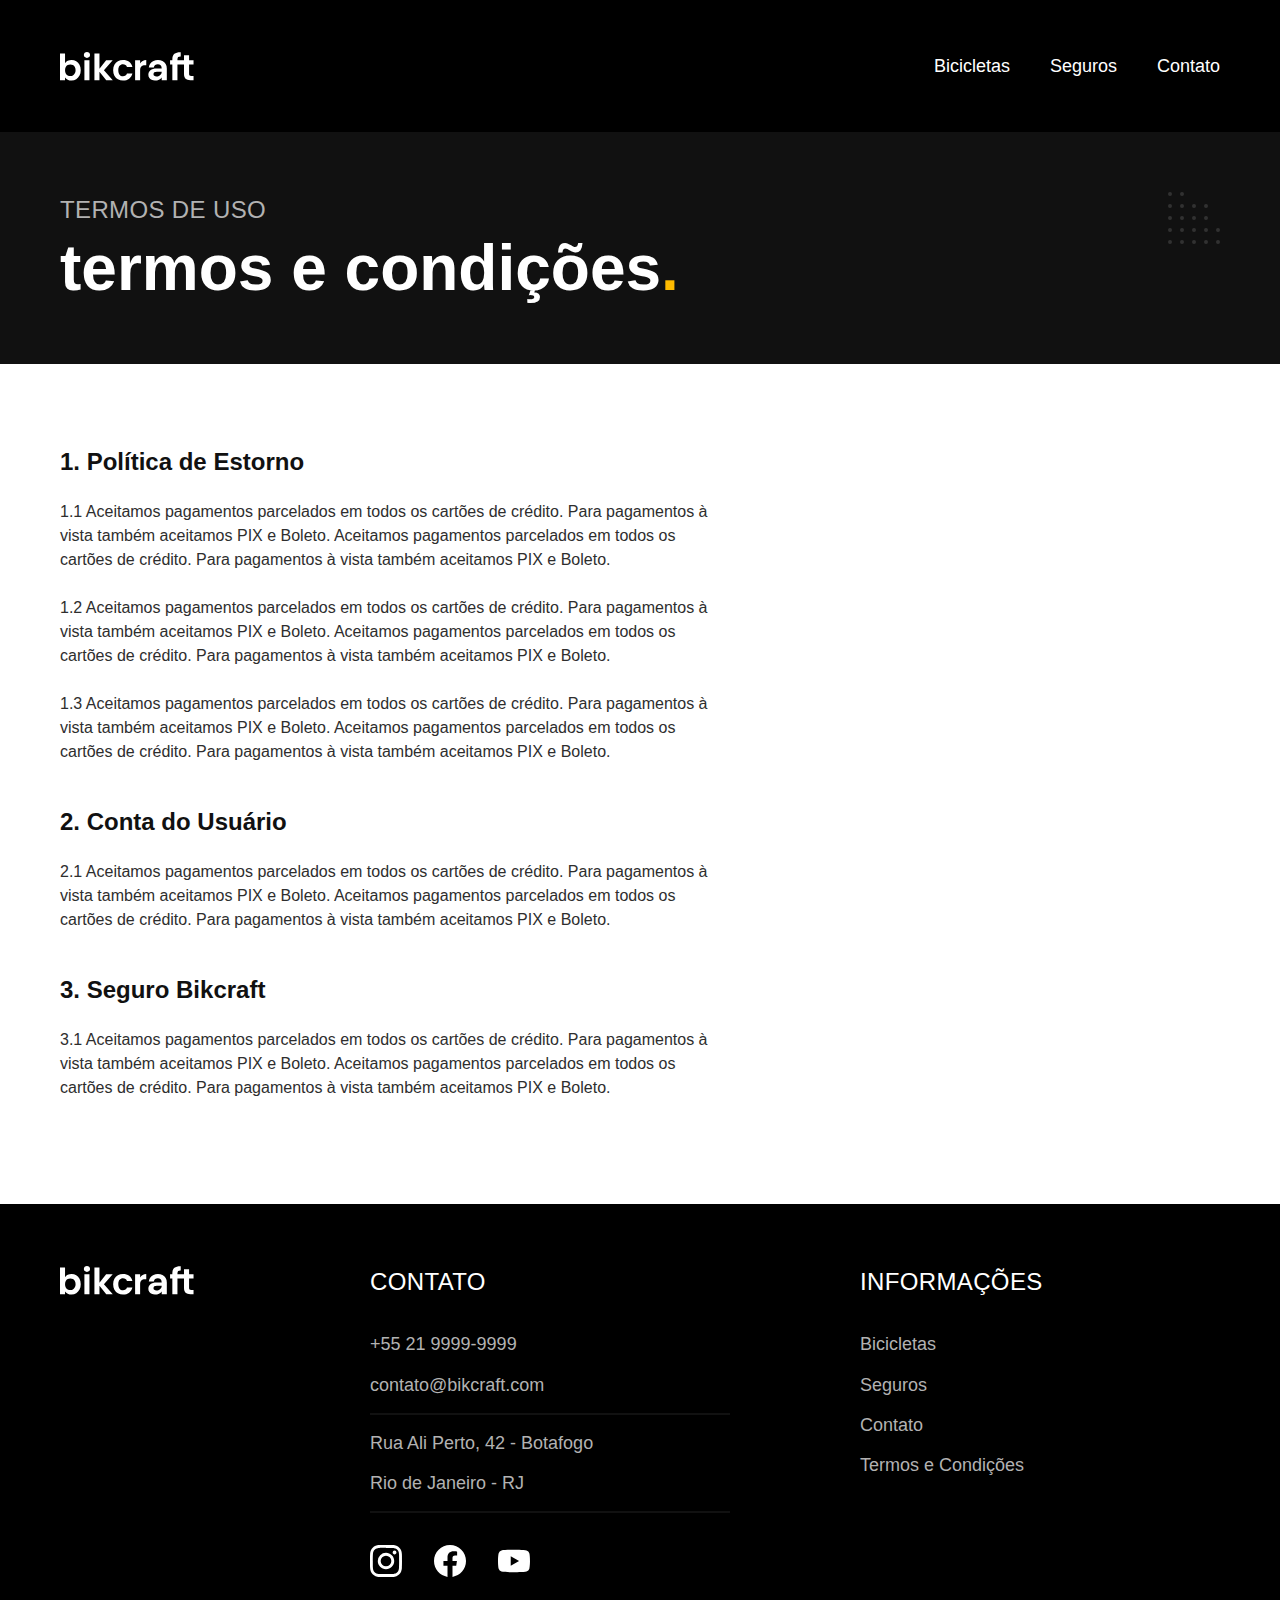
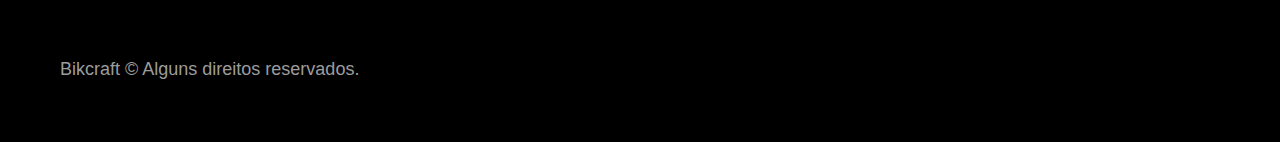
<file: termos.html>
<!DOCTYPE html>
<html lang="pt-br">

<head>
  <meta charset="UTF-8">
  <meta name="viewport" content="width=device-width, initial-scale=1.0">
  <title>Termos e Condições | Bikcraft</title>
  <meta name="description" content="Termos e Condições.">
  <link rel="icon" href="./favicon.svg" type="image/svg+xml">
  <link rel="preload" href="./css/style.css" as="style">
  <link rel="stylesheet" href="./css/style.css">

  <script> document.documentElement.classList.add('js');</script>
</head>

<body id="termos">
  <header class="header-bg">
    <div class="header container">
      <a href="./"><img src="./img/bikcraft.svg" alt="Bikcraft"></a>
      <nav aria-label="primaria">
        <ul class="header-menu font-1-m cor-0">
          <li><a href="./bicicletas.html">Bicicletas</a></li>
          <li><a href="./seguros.html">Seguros</a></li>
          <li><a href="./contato.html">Contato</a></li>
        </ul>
      </nav>
    </div>
  </header>

  <main>
    <div class="titulo-bg">
      <div class="titulo container">
        <p class="font-2-l-b cor-5">Termos de uso</p>
        <h1 class="font-1-xxl cor-0">termos e condições<span class="cor-p1">.</span></h1>

      </div>

    </div>
  </main>

  <div class="termos font-2-s cor-10 container">
    <h2 class="font-1-l cor-11">1. Política de Estorno</h2>
    <p>1.1 Aceitamos pagamentos parcelados em todos os cartões de crédito. Para pagamentos à vista também aceitamos PIX e Boleto. Aceitamos pagamentos parcelados em todos os cartões de crédito. Para pagamentos à vista também aceitamos PIX e Boleto.</p>
    <p>1.2 Aceitamos pagamentos parcelados em todos os cartões de crédito. Para pagamentos à vista também aceitamos PIX e Boleto. Aceitamos pagamentos parcelados em todos os cartões de crédito. Para pagamentos à vista também aceitamos PIX e Boleto.</p>
    <p>1.3 Aceitamos pagamentos parcelados em todos os cartões de crédito. Para pagamentos à vista também aceitamos PIX e Boleto. Aceitamos pagamentos parcelados em todos os cartões de crédito. Para pagamentos à vista também aceitamos PIX e Boleto.</p>
    <h2 class="font-1-l cor-11">2. Conta do Usuário</h2>
    <p>2.1 Aceitamos pagamentos parcelados em todos os cartões de crédito. Para pagamentos à vista também aceitamos PIX e Boleto. Aceitamos pagamentos parcelados em todos os cartões de crédito. Para pagamentos à vista também aceitamos PIX e Boleto.</p>
    <h2 class="font-1-l cor-11">3. Seguro Bikcraft</h2>
    <p>3.1 Aceitamos pagamentos parcelados em todos os cartões de crédito. Para pagamentos à vista também aceitamos PIX e Boleto. Aceitamos pagamentos parcelados em todos os cartões de crédito. Para pagamentos à vista também aceitamos PIX e Boleto.</p>

  </div>

  <footer class="footer-bg">
    <div class="footer container">
      <img src="./img/bikcraft.svg" alt="Bikcraft">
      <div class="footer-contato">
        <h3 class="font-2-l-b cor-0">Contato</h3>
        <ul class="font-2-m cor-5">
          <li><a href="tel:+552199999999">+55 21 9999-9999</a></li>
          <li><a href="mailto:contato@bikcraft.com">contato@bikcraft.com</a></li>
          <li>Rua Ali Perto, 42 - Botafogo</li>
          <li>Rio de Janeiro - RJ</li>
        </ul>
        <div class="footer-redes">
          <a href="./">
            <img src="./img/redes/instagram.svg" alt="Instagram">
          </a>
          <a href="./">
            <img src="./img/redes/facebook.svg" alt="Facebook">
          </a>
          <a href="./">
            <img src="./img/redes/youtube.svg" alt="Youtube">
          </a>

        </div>
      </div>
      <div class="footer-informacoes">
        <h3 class="font-2-l-b cor-0">Informações</h3>
        <nav>
          <ul class="font-1-m cor-5">
            <li><a href="./bicicletas.html">Bicicletas</a></li>
            <li><a href="./seguros.html">Seguros</a></li>
            <li><a href="./contato.html">Contato</a></li>
            <li><a href="./termos.html">Termos e Condições</a></li>
          </ul>
        </nav>
      </div>
      <p class="footer-copy font-2-m cor-6">Bikcraft © Alguns direitos reservados.</p>
    </div>
  </footer>

  <script src="./js/script.js"></script>
</body>

</html>
</file>
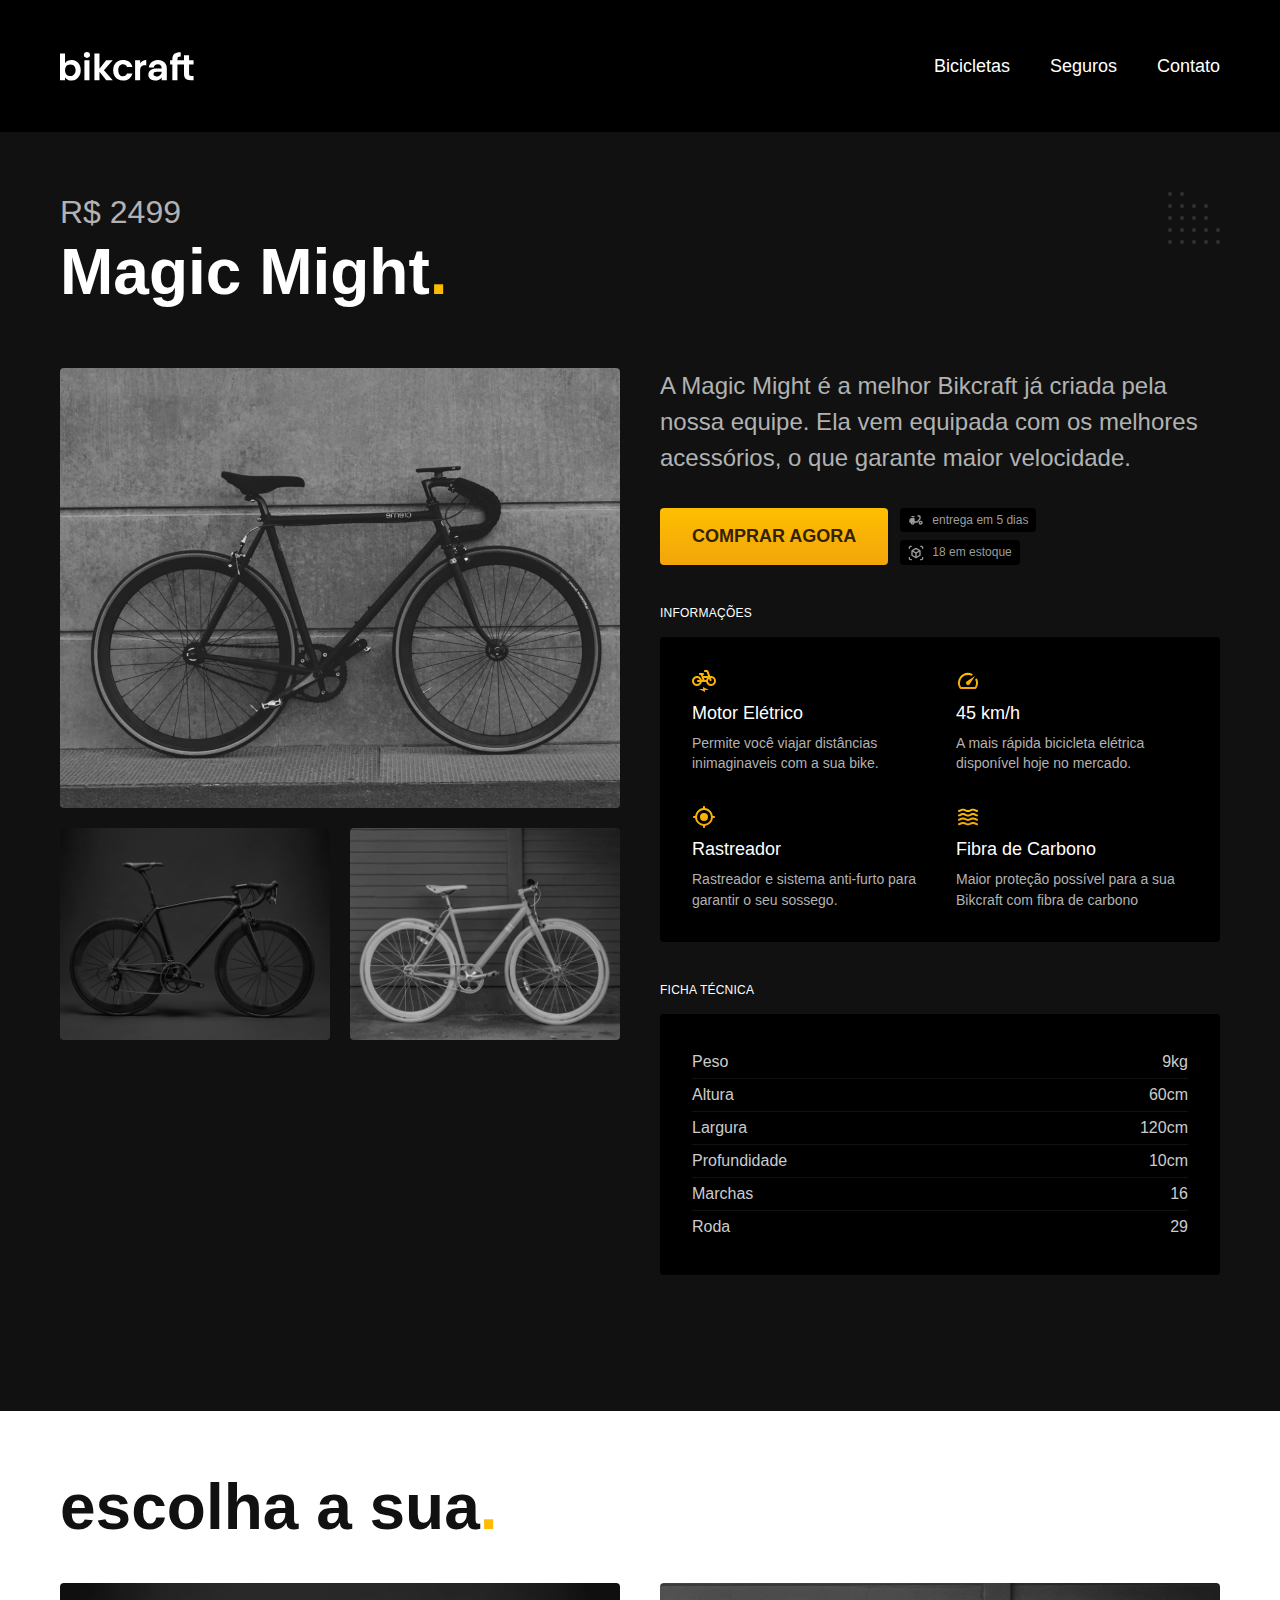
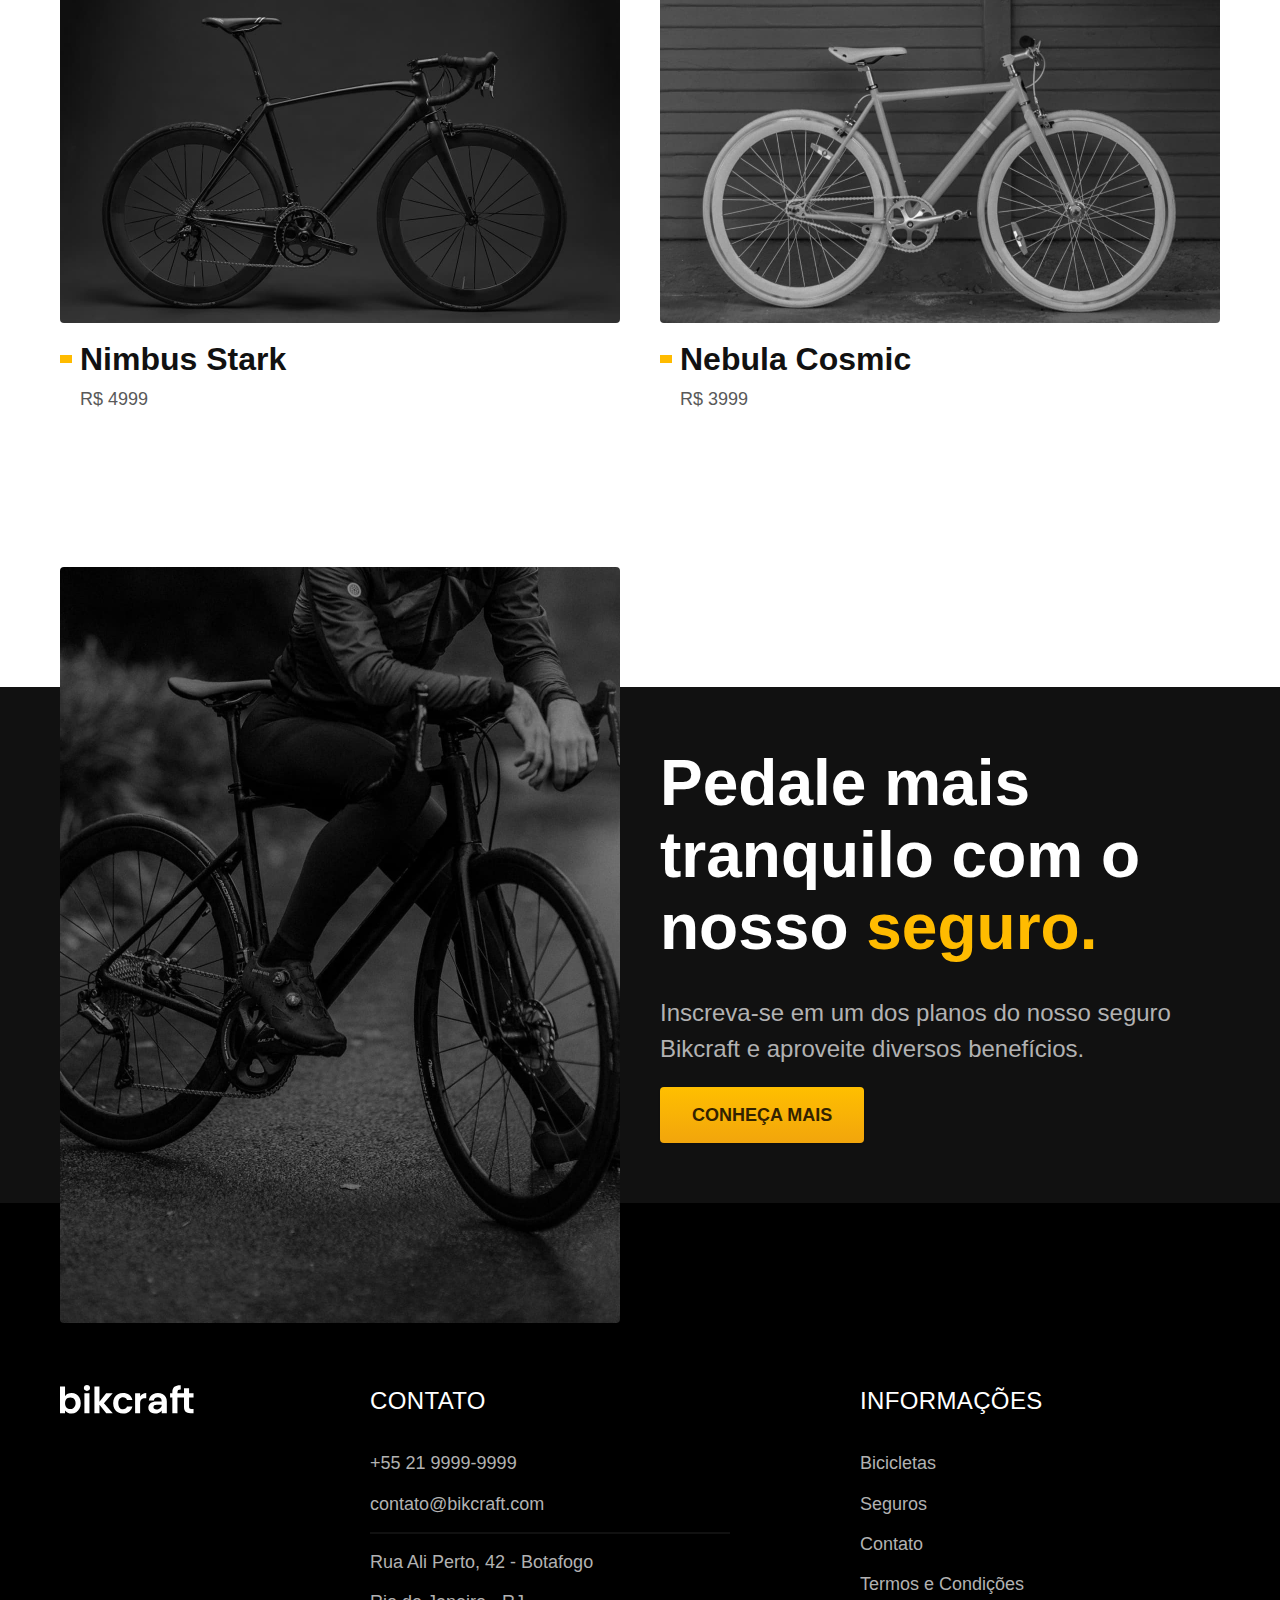
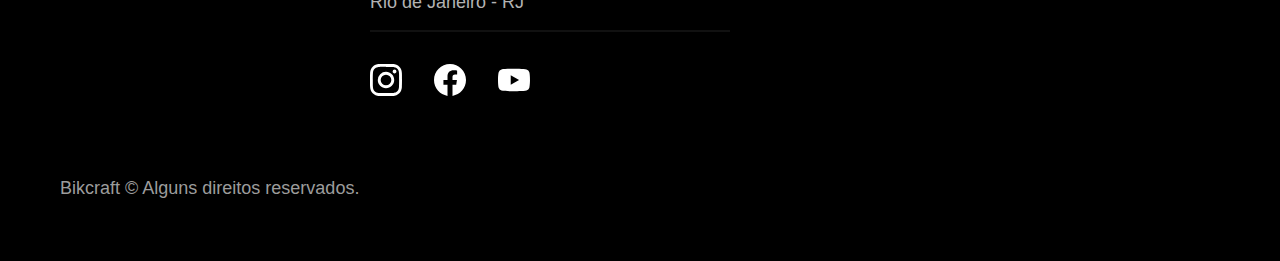
<file: bicicletas/magic.html>
<!DOCTYPE html>
<html lang="pt-br">

<head>
  <meta charset="UTF-8">
  <meta name="viewport" content="width=device-width, initial-scale=1.0">
  <title>Magic| Bikcraft</title>
  <meta name="description" content="Magic.">
  <link rel="icon" href="../favicon.svg" type="image/svg+xml">
  <link rel="preload" href="../css/style.css" as="style">
  <link rel="stylesheet" href="../css/style.css">
  
  <script> document.documentElement.classList.add('js');</script>
</head>
<body id="bicicleta">
  <header class="header-bg">
    <div class="header container">
      <a href="../"><img src="../img/bikcraft.svg" alt="Bikcraft"></a>
      <nav aria-label="primaria">
        <ul class="header-menu font-1-m cor-0">
        <li><a href="../bicicletas.html">Bicicletas</a></li>
        <li><a href="../seguros.html">Seguros</a></li>
        <li><a href="../contato.html">Contato</a></li>
      </ul>
      </nav>
    </div>
  </header>

  <main class="titulo-bg">
    <div>
      <div class="titulo container">
        <p class="font-2-xl cor-5">R$ 2499</p>
        <h1 class="font-1-xxl cor-0">Magic Might<span class="cor-p1">.</span></h1>
      </div>
    </div>
    <div class="bicicleta container">
      <div class="bicicletas-imagens">
        <img src="../img/bicicleta/nimbus2.jpg" alt="Bicicleta 1">
        <img src="../img/bicicleta/nimbus1.jpg" alt="Bicicleta 2">
        <img src="../img/bicicleta/nimbus3.jpg" alt="Bicicleta 3">
      </div>
      <div class="bicicleta-conteudo">
        <p class="font-2-l cor-5">A Magic Might é a melhor Bikcraft já criada pela nossa equipe. Ela vem equipada com os melhores acessórios, o que garante maior velocidade.</p>
        <div class="bicicleta-comprar">
          <a class="botao" href="../orcamento.html?tipo=bikcraft&produto=magic">Comprar Agora</a>
          <span class="font-1-xs cor-6"><img src="../img/icones/entrega.svg" alt="">entrega em 5 dias</span>
          <span class="font-1-xs cor-6"><img src="../img/icones/estoque.svg" alt="">18 em estoque</span>
        </div>
    
      <h2 class="font-1-xs cor-0">Informações</h2>
      <ul class="bicicletas-informacoes">
        <li>
          <img src="../img/icones/eletrica.svg" alt="">
          <h3 class="font-1-m cor-0">Motor Elétrico</h3>
          <p class="font-2-xs cor-5">Permite você viajar distâncias inimaginaveis com a sua bike.</p>
        </li>
        <li>
          <img src="../img/icones/velocidade.svg" alt="">
          <h3 class="font-1-m cor-0">45 km/h</h3>
          <p class="font-2-xs cor-5">A mais rápida bicicleta elétrica disponível hoje no mercado.</p>
        </li>
        <li>
          <img src="../img/icones/rastreador.svg" alt="">
          <h3 class="font-1-m cor-0">Rastreador</h3>
          <p class="font-2-xs cor-5">Rastreador e sistema anti-furto para garantir o seu sossego.</p>
        </li>
        <li>
          <img src="../img/icones/carbono.svg" alt="">
          <h3 class="font-1-m cor-0">Fibra de Carbono</h3>
          <p class="font-2-xs cor-5">Maior proteção possível para a sua Bikcraft com fibra de carbono</p>
        </li>
      </ul>
      <h2 class="font-1-xs cor-0">Ficha Técnica</h2>
      <ul class="bicicletas-ficha font-2-s cor-4">
        <li>Peso <span>9kg</span></li>
        <li>Altura <span>60cm</span></li>
        <li>Largura <span>120cm</span></li>
        <li>Profundidade <span>10cm</span></li>
        <li>Marchas <span>16</span></li>
        <li>Roda <span>29</span></li>
      </ul>
      </div>
    </div>
  </main>

  <article class="bicicletas-lista container">
    <h2 class="font-1-xxl">escolha a sua<span class="cor-p1">.</span></h2>
    <ul>
      <li>
        <a href="./nimbus.html">
        <img src="../img/bicicletas/nimbus.jpg" alt="Bicicleta preta">
        <h3 class="font-1-xl">Nimbus Stark</h3>
        <span class="font-2-m cor-8">R$ 4999</span>
        </a>
      </li>
      <li>
        <a href="./nebula.html">
        <img src="../img/bicicletas/nebula.jpg" alt="Bicicleta nebula">
        <h3 class="font-1-xl">Nebula Cosmic</h3>
        <span class="font-2-m cor-8">R$ 3999</span>
        </a>
      </li>
    </ul>
  </article>

  <article class="seguro-bg">
    <div class="seguro container">
      <div class="seguro-imagem">
        <img src="../img/fotos/seguros.jpg" alt="Pessoa parada em cima de uma bicicleta.">
      </div>
      <div class="seguro-conteudo">
        <h2 class="font-1-xxl cor-0">Pedale mais tranquilo com o nosso <span class="cor-p1">seguro.</span></h2>
        <p class="font-2-l cor-5">Inscreva-se em um dos planos do nosso seguro Bikcraft e aproveite diversos benefícios.</p>
        <a class="botao" href="../seguros.html">Conheça Mais</a>
      </div>
    </div>
  </article>

  <footer class="footer-bg">
    <div class="footer container">
      <img src="../img/bikcraft.svg" alt="Bikcraft">
      <div class="footer-contato">
        <h3 class="font-2-l-b cor-0">Contato</h3>
        <ul class="font-2-m cor-5">
          <li><a href="tel:+552199999999">+55 21 9999-9999</a></li>
          <li><a href="mailto:contato@bikcraft.com">contato@bikcraft.com</a></li>
          <li>Rua Ali Perto, 42 - Botafogo</li>
          <li>Rio de Janeiro - RJ</li>
        </ul>
        <div class="footer-redes">
          <a href="../">
            <img src="../img/redes/instagram.svg" alt="Instagram">
          </a>
          <a href="./">
            <img src="../img/redes/facebook.svg" alt="Facebook">
          </a>
          <a href="./">
            <img src="../img/redes/youtube.svg" alt="Youtube">
          </a>
        </div>
      </div>
      <div class="footer-informacoes">
        <h3 class="font-2-l-b cor-0">Informações</h3>
        <nav>
          <ul class="font-1-m cor-5">
            <li><a href="../bicicletas.html">Bicicletas</a></li>
            <li><a href="../seguros.html">Seguros</a></li>
            <li><a href="../contato.html">Contato</a></li>
            <li><a href="../termos.html">Termos e Condições</a></li>
          </ul>
        </nav>
      </div>
      <p class="footer-copy font-2-m cor-6">Bikcraft © Alguns direitos reservados.</p>
    </div>
  </footer>

  <script src="../js/script.js"></script>
</body>

</html>
</file>
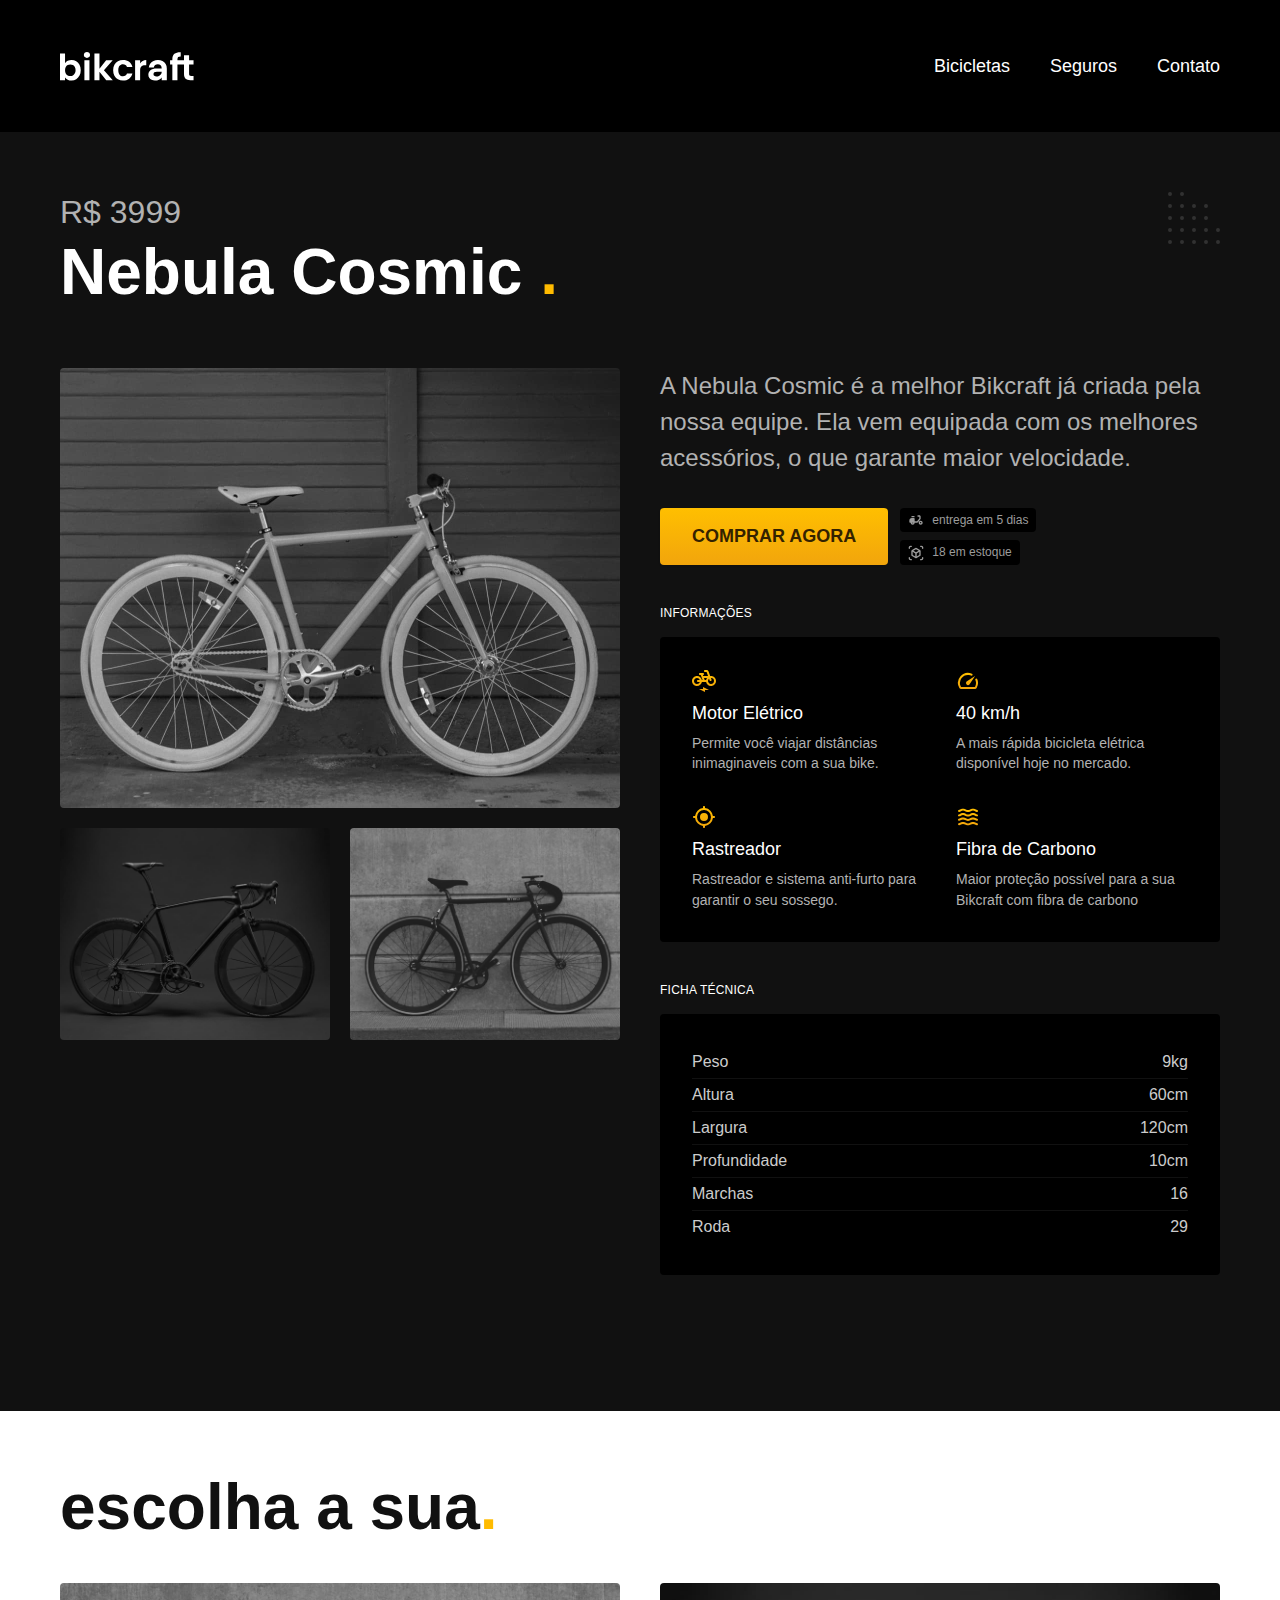
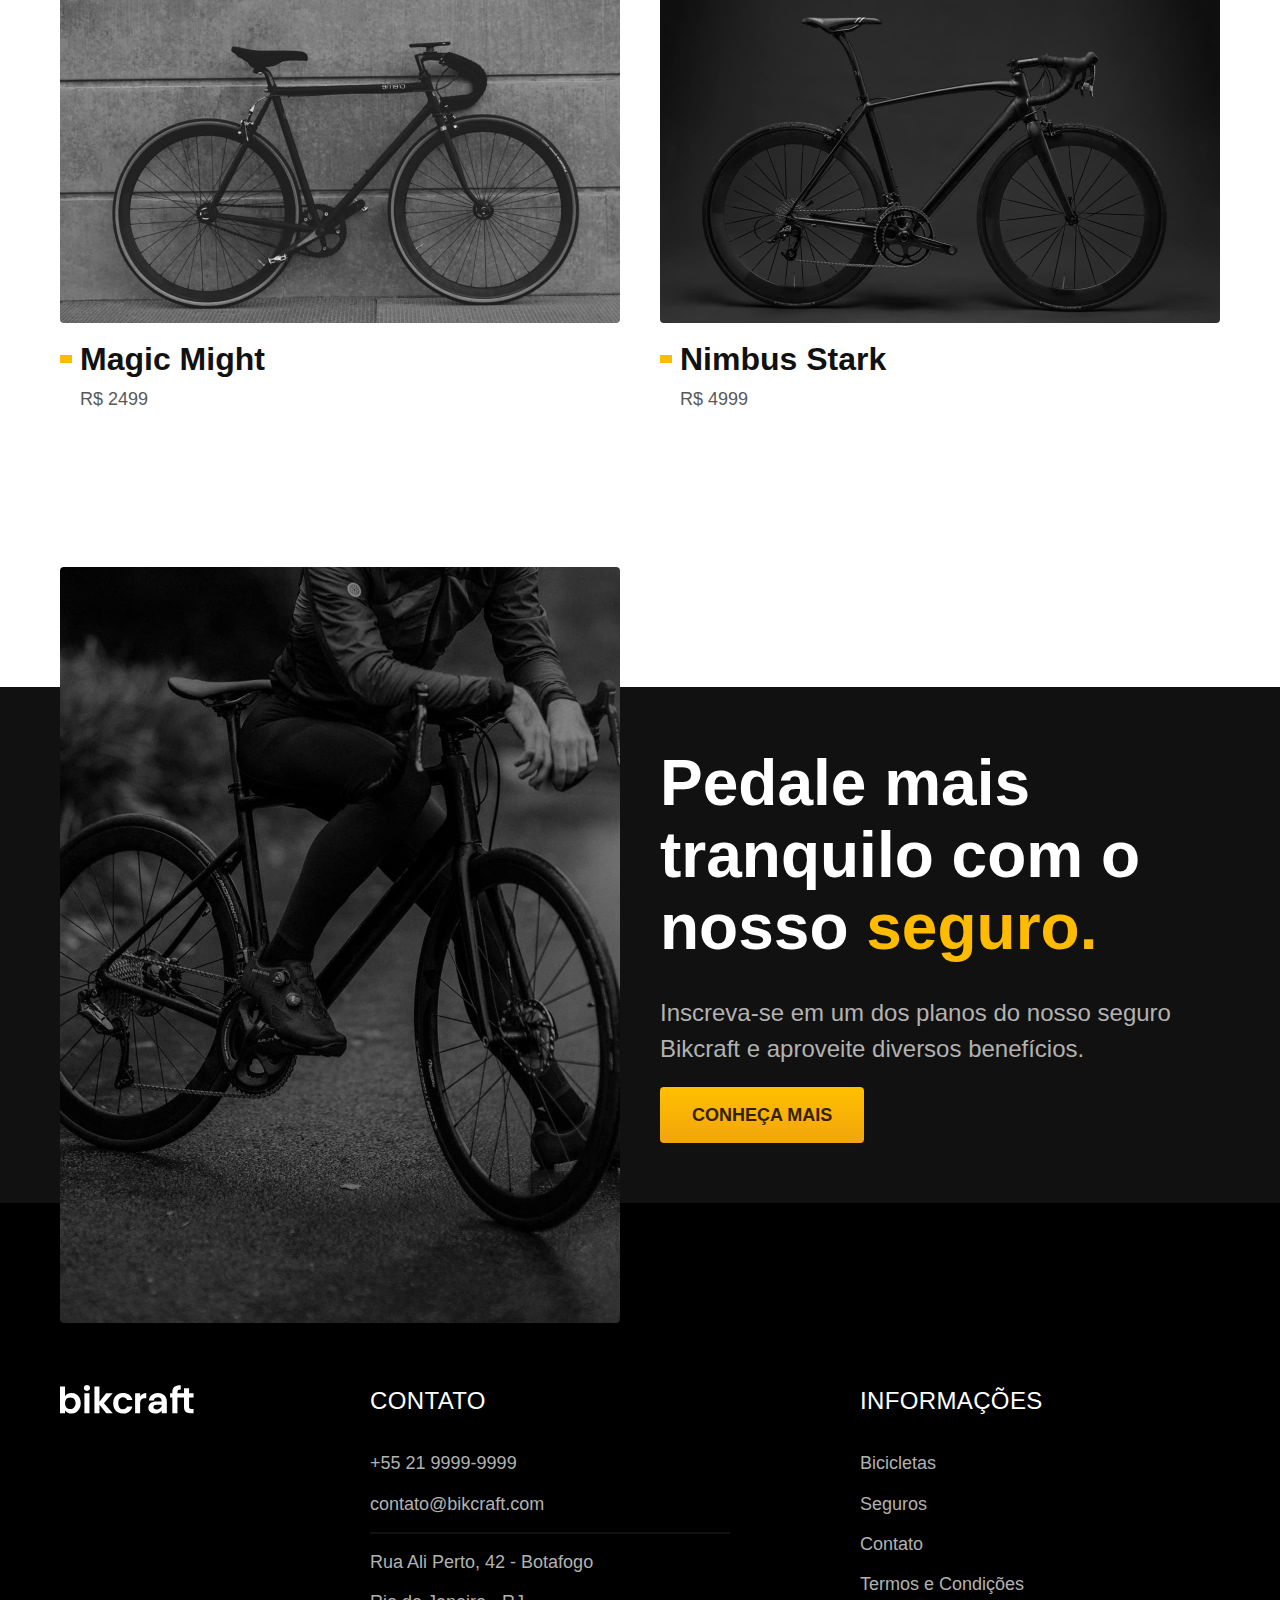
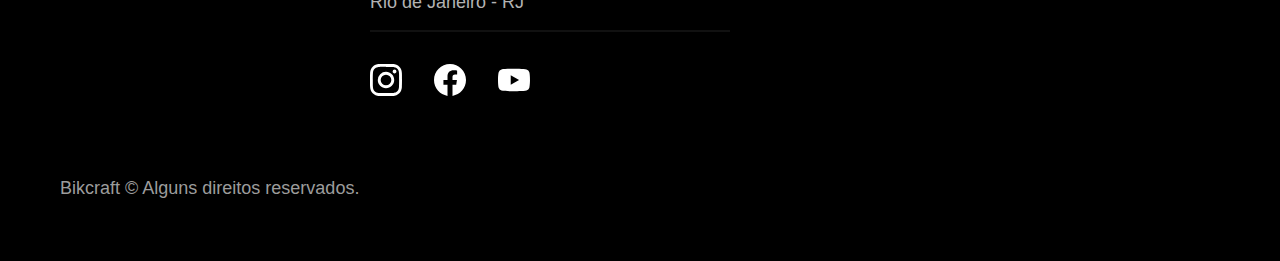
<file: bicicletas/nebula.html>
<!DOCTYPE html>
<html lang="pt-br">

<head>
  <meta charset="UTF-8">
  <meta name="viewport" content="width=device-width, initial-scale=1.0">
  <title>Nebula | Bikcraft</title>
  <meta name="description" content="Nebula.">
  <link rel="icon" href="../favicon.svg" type="image/svg+xml">
  <link rel="preload" href="../css/style.css" as="style">
  <link rel="stylesheet" href="../css/style.css">

  <script> document.documentElement.classList.add('js');</script>
</head>
<body id="bicicleta">
  <header class="header-bg">
    <div class="header container">
      <a href="../"><img src="../img/bikcraft.svg" alt="Bikcraft"></a>
      <nav aria-label="primaria">
        <ul class="header-menu font-1-m cor-0">
        <li><a href="../bicicletas.html">Bicicletas</a></li>
        <li><a href="../seguros.html">Seguros</a></li>
        <li><a href="../contato.html">Contato</a></li>
      </ul>
      </nav>
    </div>
  </header>

  <main class="titulo-bg">
    <div>
      <div class="titulo container">
        <p class="font-2-xl cor-5">R$ 3999</p>
        <h1 class="font-1-xxl cor-0">Nebula Cosmic <span class="cor-p1">.</span></h1>
      </div>
    </div>
    <div class="bicicleta container">
      <div class="bicicletas-imagens">
        <img src="../img/bicicleta/nimbus3.jpg" alt="Bicicleta 1">
        <img src="../img/bicicleta/nimbus1.jpg" alt="Bicicleta 2">
        <img src="../img/bicicleta/nimbus2.jpg" alt="Bicicleta 3">
      </div>
      <div class="bicicleta-conteudo">
        <p class="font-2-l cor-5">A Nebula Cosmic é a melhor Bikcraft já criada pela nossa equipe. Ela vem equipada com os melhores acessórios, o que garante maior velocidade.</p>
        <div class="bicicleta-comprar">
          <a class="botao" href="../orcamento.html?tipo=bikcraft&produto=nebula">Comprar Agora</a>
          <span class="font-1-xs cor-6"><img src="../img/icones/entrega.svg" alt="">entrega em 5 dias</span>
          <span class="font-1-xs cor-6"><img src="../img/icones/estoque.svg" alt="">18 em estoque</span>
        </div>
    
      <h2 class="font-1-xs cor-0">Informações</h2>
      <ul class="bicicletas-informacoes">
        <li>
          <img src="../img/icones/eletrica.svg" alt="">
          <h3 class="font-1-m cor-0">Motor Elétrico</h3>
          <p class="font-2-xs cor-5">Permite você viajar distâncias inimaginaveis com a sua bike.</p>
        </li>
        <li>
          <img src="../img/icones/velocidade.svg" alt="">
          <h3 class="font-1-m cor-0">40 km/h</h3>
          <p class="font-2-xs cor-5">A mais rápida bicicleta elétrica disponível hoje no mercado.</p>
        </li>
        <li>
          <img src="../img/icones/rastreador.svg" alt="">
          <h3 class="font-1-m cor-0">Rastreador</h3>
          <p class="font-2-xs cor-5">Rastreador e sistema anti-furto para garantir o seu sossego.</p>
        </li>
        <li>
          <img src="../img/icones/carbono.svg" alt="">
          <h3 class="font-1-m cor-0">Fibra de Carbono</h3>
          <p class="font-2-xs cor-5">Maior proteção possível para a sua Bikcraft com fibra de carbono</p>
        </li>
      </ul>
      <h2 class="font-1-xs cor-0">Ficha Técnica</h2>
      <ul class="bicicletas-ficha font-2-s cor-4">
        <li>Peso <span>9kg</span></li>
        <li>Altura <span>60cm</span></li>
        <li>Largura <span>120cm</span></li>
        <li>Profundidade <span>10cm</span></li>
        <li>Marchas <span>16</span></li>
        <li>Roda <span>29</span></li>
      </ul>
      </div>
    </div>
  </main>

  <article class="bicicletas-lista container">
    <h2 class="font-1-xxl">escolha a sua<span class="cor-p1">.</span></h2>
    <ul>
      <li>
        <a href="./magic.html">
        <img src="../img/bicicletas/magic.jpg" alt="Bicicleta preta">
        <h3 class="font-1-xl">Magic Might</h3>
        <span class="font-2-m cor-8">R$ 2499</span>
        </a>
      </li>
      <li>
        <a href="./nimbus.html">
        <img src="../img/bicicletas/nimbus.jpg" alt="Bicicleta nebula">
        <h3 class="font-1-xl">Nimbus Stark</h3>
        <span class="font-2-m cor-8">R$ 4999</span>
        </a>
      </li>
    </ul>
  </article>

  <article class="seguro-bg">
    <div class="seguro container">
      <div class="seguro-imagem">
        <img src="../img/fotos/seguros.jpg" alt="Pessoa parada em cima de uma bicicleta.">
      </div>
      <div class="seguro-conteudo">
        <h2 class="font-1-xxl cor-0">Pedale mais tranquilo com o nosso <span class="cor-p1">seguro.</span></h2>
        <p class="font-2-l cor-5">Inscreva-se em um dos planos do nosso seguro Bikcraft e aproveite diversos benefícios.</p>
        <a class="botao" href="../seguros.html">Conheça Mais</a>
      </div>
    </div>
  </article>

  <footer class="footer-bg">
    <div class="footer container">
      <img src="../img/bikcraft.svg" alt="Bikcraft">
      <div class="footer-contato">
        <h3 class="font-2-l-b cor-0">Contato</h3>
        <ul class="font-2-m cor-5">
          <li><a href="tel:+552199999999">+55 21 9999-9999</a></li>
          <li><a href="mailto:contato@bikcraft.com">contato@bikcraft.com</a></li>
          <li>Rua Ali Perto, 42 - Botafogo</li>
          <li>Rio de Janeiro - RJ</li>
        </ul>
        <div class="footer-redes">
          <a href="../">
            <img src="../img/redes/instagram.svg" alt="Instagram">
          </a>
          <a href="./">
            <img src="../img/redes/facebook.svg" alt="Facebook">
          </a>
          <a href="./">
            <img src="../img/redes/youtube.svg" alt="Youtube">
          </a>
        </div>
      </div>
      <div class="footer-informacoes">
        <h3 class="font-2-l-b cor-0">Informações</h3>
        <nav>
          <ul class="font-1-m cor-5">
            <li><a href="../bicicletas.html">Bicicletas</a></li>
            <li><a href="../seguros.html">Seguros</a></li>
            <li><a href="../contato.html">Contato</a></li>
            <li><a href="../termos.html">Termos e Condições</a></li>
          </ul>
        </nav>
      </div>
      <p class="footer-copy font-2-m cor-6">Bikcraft © Alguns direitos reservados.</p>
    </div>
  </footer>

  <script src="../js/script.js"></script>
</body>

</html>
</file>
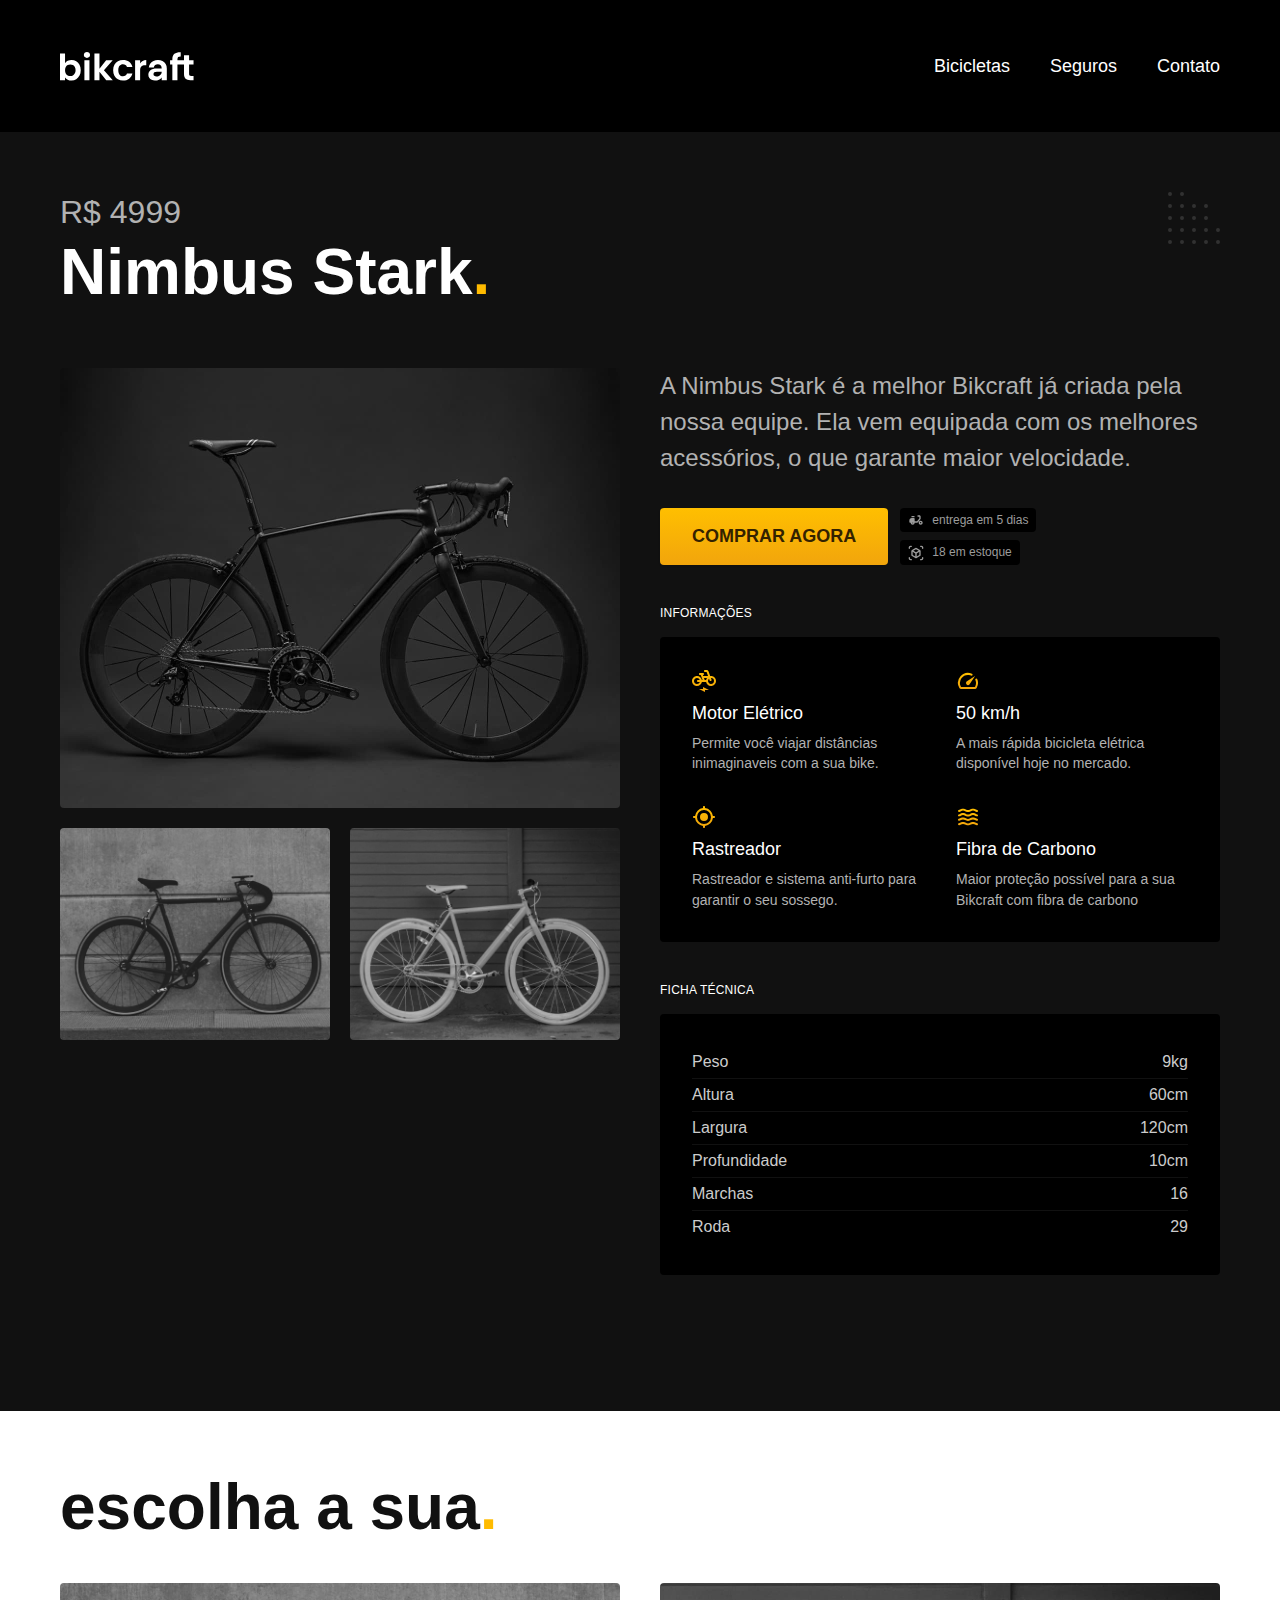
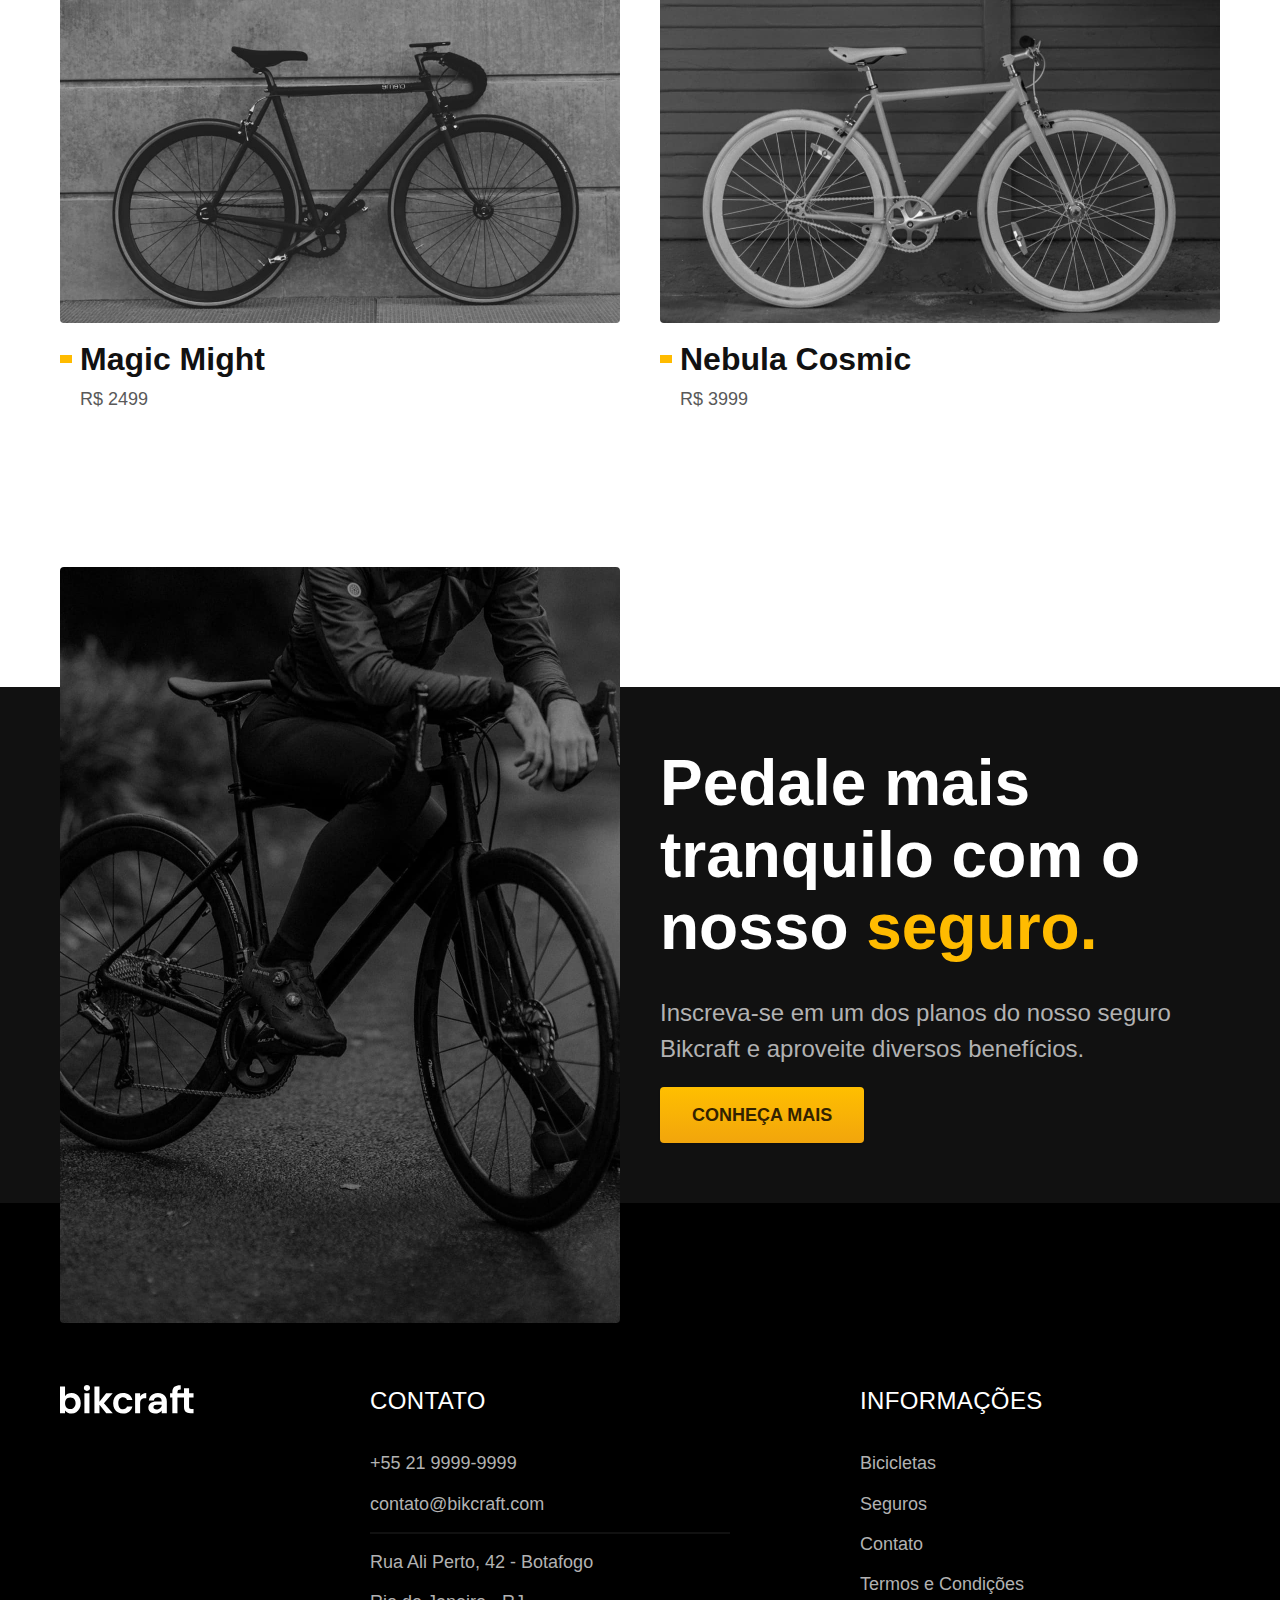
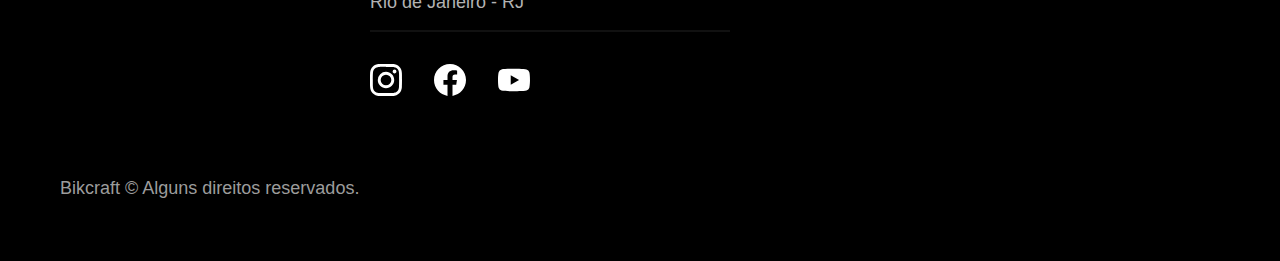
<file: bicicletas/nimbus.html>
<!DOCTYPE html>
<html lang="pt-br">

<head>
  <meta charset="UTF-8">
  <meta name="viewport" content="width=device-width, initial-scale=1.0">
  <title>Nimbus | Bikcraft</title>
  <meta name="description" content="Nimbus">
  <link rel="icon" href="../favicon.svg" type="image/svg+xml">
  <link rel="preload" href="../css/style.css" as="style">
  <link rel="stylesheet" href="../css/style.css">
  
  <script> document.documentElement.classList.add('js');</script>
</head>
<body id="bicicleta">
  <header class="header-bg">
    <div class="header container">
      <a href="../"><img src="../img/bikcraft.svg" alt="Bikcraft"></a>
      <nav aria-label="primaria">
        <ul class="header-menu font-1-m cor-0">
        <li><a href="../bicicletas.html">Bicicletas</a></li>
        <li><a href="../seguros.html">Seguros</a></li>
        <li><a href="../contato.html">Contato</a></li>
      </ul>
      </nav>
    </div>
  </header>

  <main class="titulo-bg">
    <div>
      <div class="titulo container">
        <p class="font-2-xl cor-5">R$ 4999</p>
        <h1 class="font-1-xxl cor-0">Nimbus Stark<span class="cor-p1">.</span></h1>
      </div>
    </div>
    <div class="bicicleta container">
      <div class="bicicletas-imagens">
        <img src="../img/bicicleta/nimbus1.jpg" alt="Bicicleta 1">
        <img src="../img/bicicleta/nimbus2.jpg" alt="Bicicleta 2">
        <img src="../img/bicicleta/nimbus3.jpg" alt="Bicicleta 3">
      </div>
      <div class="bicicleta-conteudo">
        <p class="font-2-l cor-5">A Nimbus Stark é a melhor Bikcraft já criada pela nossa equipe. Ela vem equipada com os melhores acessórios, o que garante maior velocidade.</p>
        <div class="bicicleta-comprar">
          <a class="botao" href="../orcamento.html?tipo=bikcraft&produto=nimbus">Comprar Agora</a>
          <span class="font-1-xs cor-6"><img src="../img/icones/entrega.svg" alt="">entrega em 5 dias</span>
          <span class="font-1-xs cor-6"><img src="../img/icones/estoque.svg" alt="">18 em estoque</span>
        </div>
    
      <h2 class="font-1-xs cor-0">Informações</h2>
      <ul class="bicicletas-informacoes">
        <li>
          <img src="../img/icones/eletrica.svg" alt="">
          <h3 class="font-1-m cor-0">Motor Elétrico</h3>
          <p class="font-2-xs cor-5">Permite você viajar distâncias inimaginaveis com a sua bike.</p>
        </li>
        <li>
          <img src="../img/icones/velocidade.svg" alt="">
          <h3 class="font-1-m cor-0">50 km/h</h3>
          <p class="font-2-xs cor-5">A mais rápida bicicleta elétrica disponível hoje no mercado.</p>
        </li>
        <li>
          <img src="../img/icones/rastreador.svg" alt="">
          <h3 class="font-1-m cor-0">Rastreador</h3>
          <p class="font-2-xs cor-5">Rastreador e sistema anti-furto para garantir o seu sossego.</p>
        </li>
        <li>
          <img src="../img/icones/carbono.svg" alt="">
          <h3 class="font-1-m cor-0">Fibra de Carbono</h3>
          <p class="font-2-xs cor-5">Maior proteção possível para a sua Bikcraft com fibra de carbono</p>
        </li>
      </ul>
      <h2 class="font-1-xs cor-0">Ficha Técnica</h2>
      <ul class="bicicletas-ficha font-2-s cor-4">
        <li>Peso <span>9kg</span></li>
        <li>Altura <span>60cm</span></li>
        <li>Largura <span>120cm</span></li>
        <li>Profundidade <span>10cm</span></li>
        <li>Marchas <span>16</span></li>
        <li>Roda <span>29</span></li>
      </ul>
      </div>
    </div>
  </main>

  <article class="bicicletas-lista container">
    <h2 class="font-1-xxl">escolha a sua<span class="cor-p1">.</span></h2>
    <ul>
      <li>
        <a href="./magic.html">
        <img src="../img/bicicletas/magic.jpg" alt="Bicicleta preta">
        <h3 class="font-1-xl">Magic Might</h3>
        <span class="font-2-m cor-8">R$ 2499</span>
        </a>
      </li>
      <li>
        <a href="./nebula.html">
        <img src="../img/bicicletas/nebula.jpg" alt="Bicicleta nebula">
        <h3 class="font-1-xl">Nebula Cosmic</h3>
        <span class="font-2-m cor-8">R$ 3999</span>
        </a>
      </li>
    </ul>
  </article>

  <article class="seguro-bg">
    <div class="seguro container">
      <div class="seguro-imagem">
        <img src="../img/fotos/seguros.jpg" alt="Pessoa parada em cima de uma bicicleta.">
      </div>
      <div class="seguro-conteudo">
        <h2 class="font-1-xxl cor-0">Pedale mais tranquilo com o nosso <span class="cor-p1">seguro.</span></h2>
        <p class="font-2-l cor-5">Inscreva-se em um dos planos do nosso seguro Bikcraft e aproveite diversos benefícios.</p>
        <a class="botao" href="../seguros.html">Conheça Mais</a>
      </div>
    </div>
  </article>

  <footer class="footer-bg">
    <div class="footer container">
      <img src="../img/bikcraft.svg" alt="Bikcraft">
      <div class="footer-contato">
        <h3 class="font-2-l-b cor-0">Contato</h3>
        <ul class="font-2-m cor-5">
          <li><a href="tel:+552199999999">+55 21 9999-9999</a></li>
          <li><a href="mailto:contato@bikcraft.com">contato@bikcraft.com</a></li>
          <li>Rua Ali Perto, 42 - Botafogo</li>
          <li>Rio de Janeiro - RJ</li>
        </ul>
        <div class="footer-redes">
          <a href="../">
            <img src="../img/redes/instagram.svg" alt="Instagram">
          </a>
          <a href="./">
            <img src="../img/redes/facebook.svg" alt="Facebook">
          </a>
          <a href="./">
            <img src="../img/redes/youtube.svg" alt="Youtube">
          </a>
        </div>
      </div>
      <div class="footer-informacoes">
        <h3 class="font-2-l-b cor-0">Informações</h3>
        <nav>
          <ul class="font-1-m cor-5">
            <li><a href="../bicicletas.html">Bicicletas</a></li>
            <li><a href="../seguros.html">Seguros</a></li>
            <li><a href="../contato.html">Contato</a></li>
            <li><a href="../termos.html">Termos e Condições</a></li>
          </ul>
        </nav>
      </div>
      <p class="footer-copy font-2-m cor-6">Bikcraft © Alguns direitos reservados.</p>
    </div>
  </footer>

  <script src="../js/script.js"></script>
</body>

</html>
</file>
<file: css/style.css>
@import "./global/global.css";
@import "./utilidades/tipografia.css";
@import "./utilidades/cores.css";
@import "./utilidades/animacao.css";

@import "./global/header.css";
@import "./global/footer.css";

/* Utilidades */
@import "./utilidades/componentes.css";
@import "./utilidades/";

/* Home */
@import "./home/introducao.css";
@import "./home/tecnologia.css";
@import "./home/parceiros.css";
@import "./home/depoimento.css";

/* Bicicletas */
@import "./bicicletas/bicicletas-lista.css";
@import "./bicicletas/bicicletas.css";

/* Bicicleta */
@import "./bicicleta/bicicleta.css";
@import "./bicicleta/seguro.css";

/* Seguros */
@import "./seguros/seguros.css";
@import "./seguros/vantagens.css";
@import "./seguros/perguntas.css";

/* Contato */
@import "./contato/contato.css";
@import "./contato/lojas.css";
@import "./utilidades/formulario.css";

/* Contato */
@import "./orcamento/orcamento.css";

/* Termos */
@import "./termos/termos.css";
</file>
